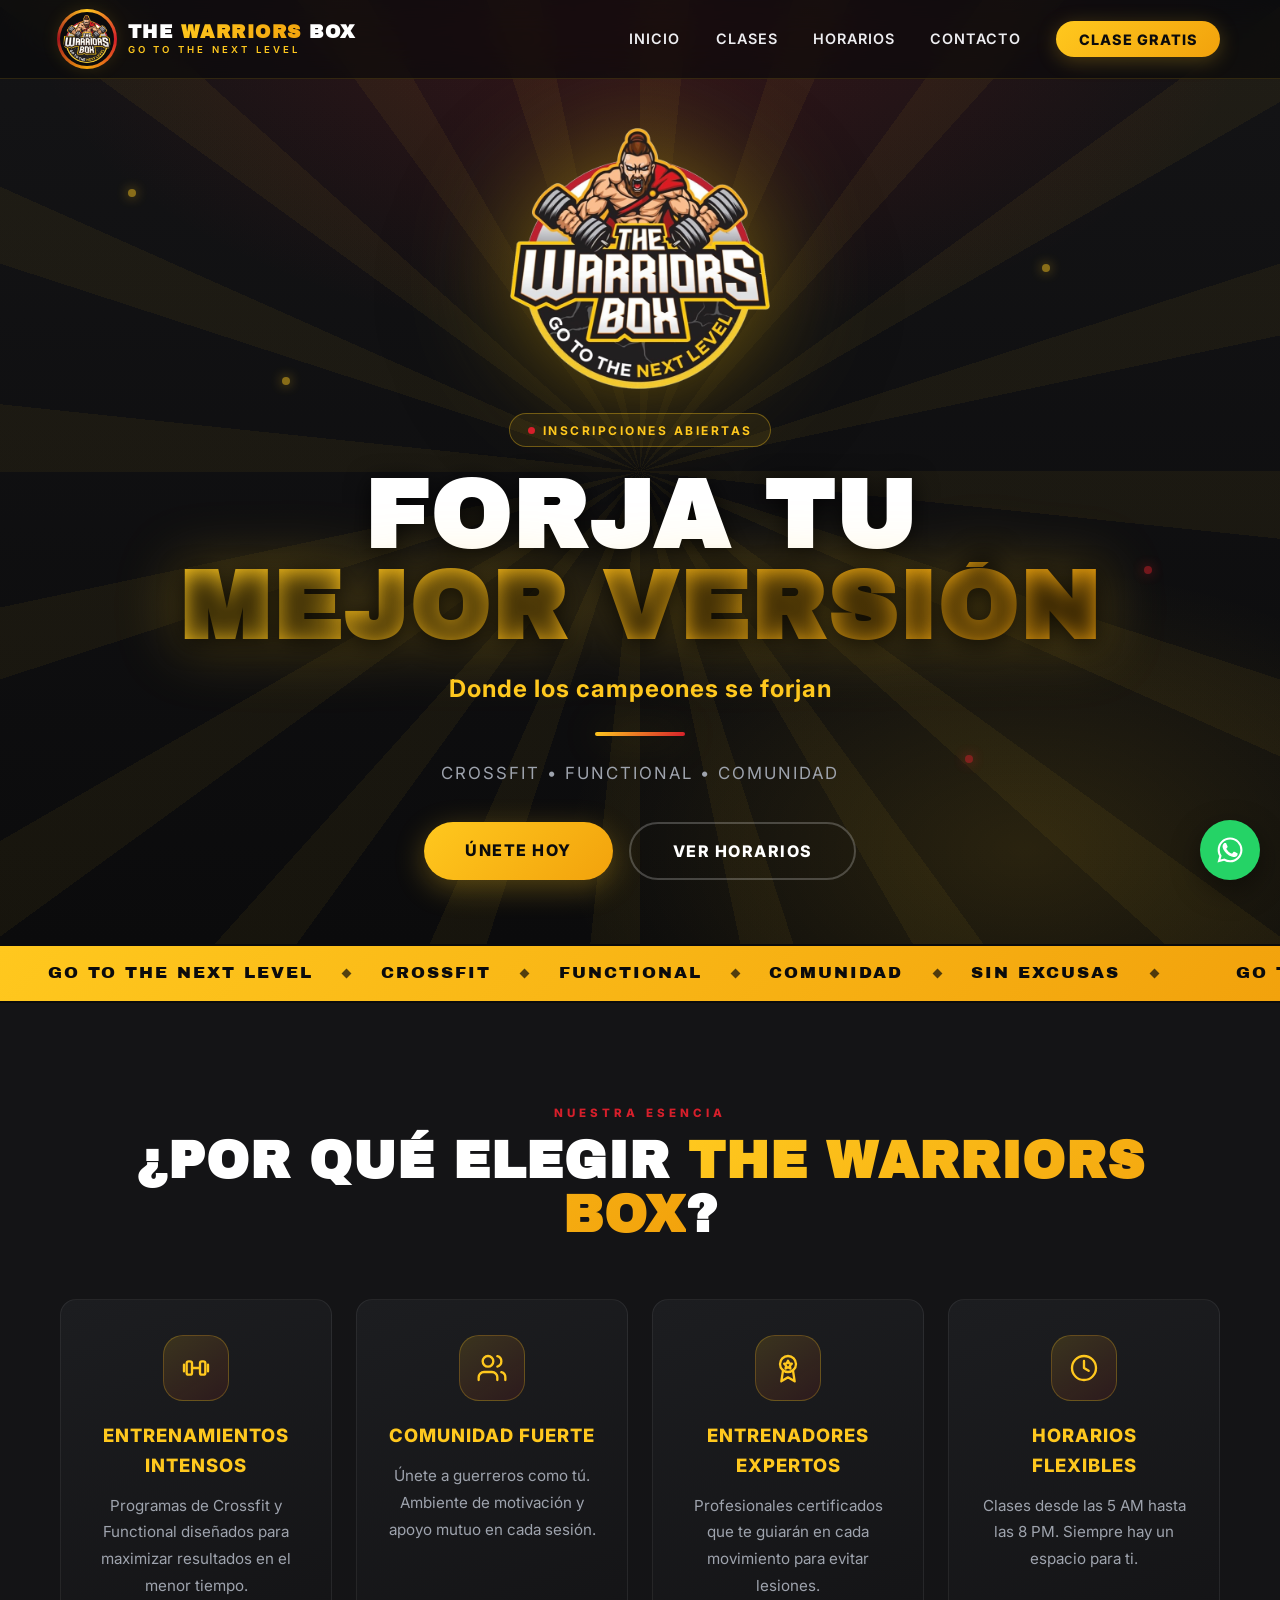
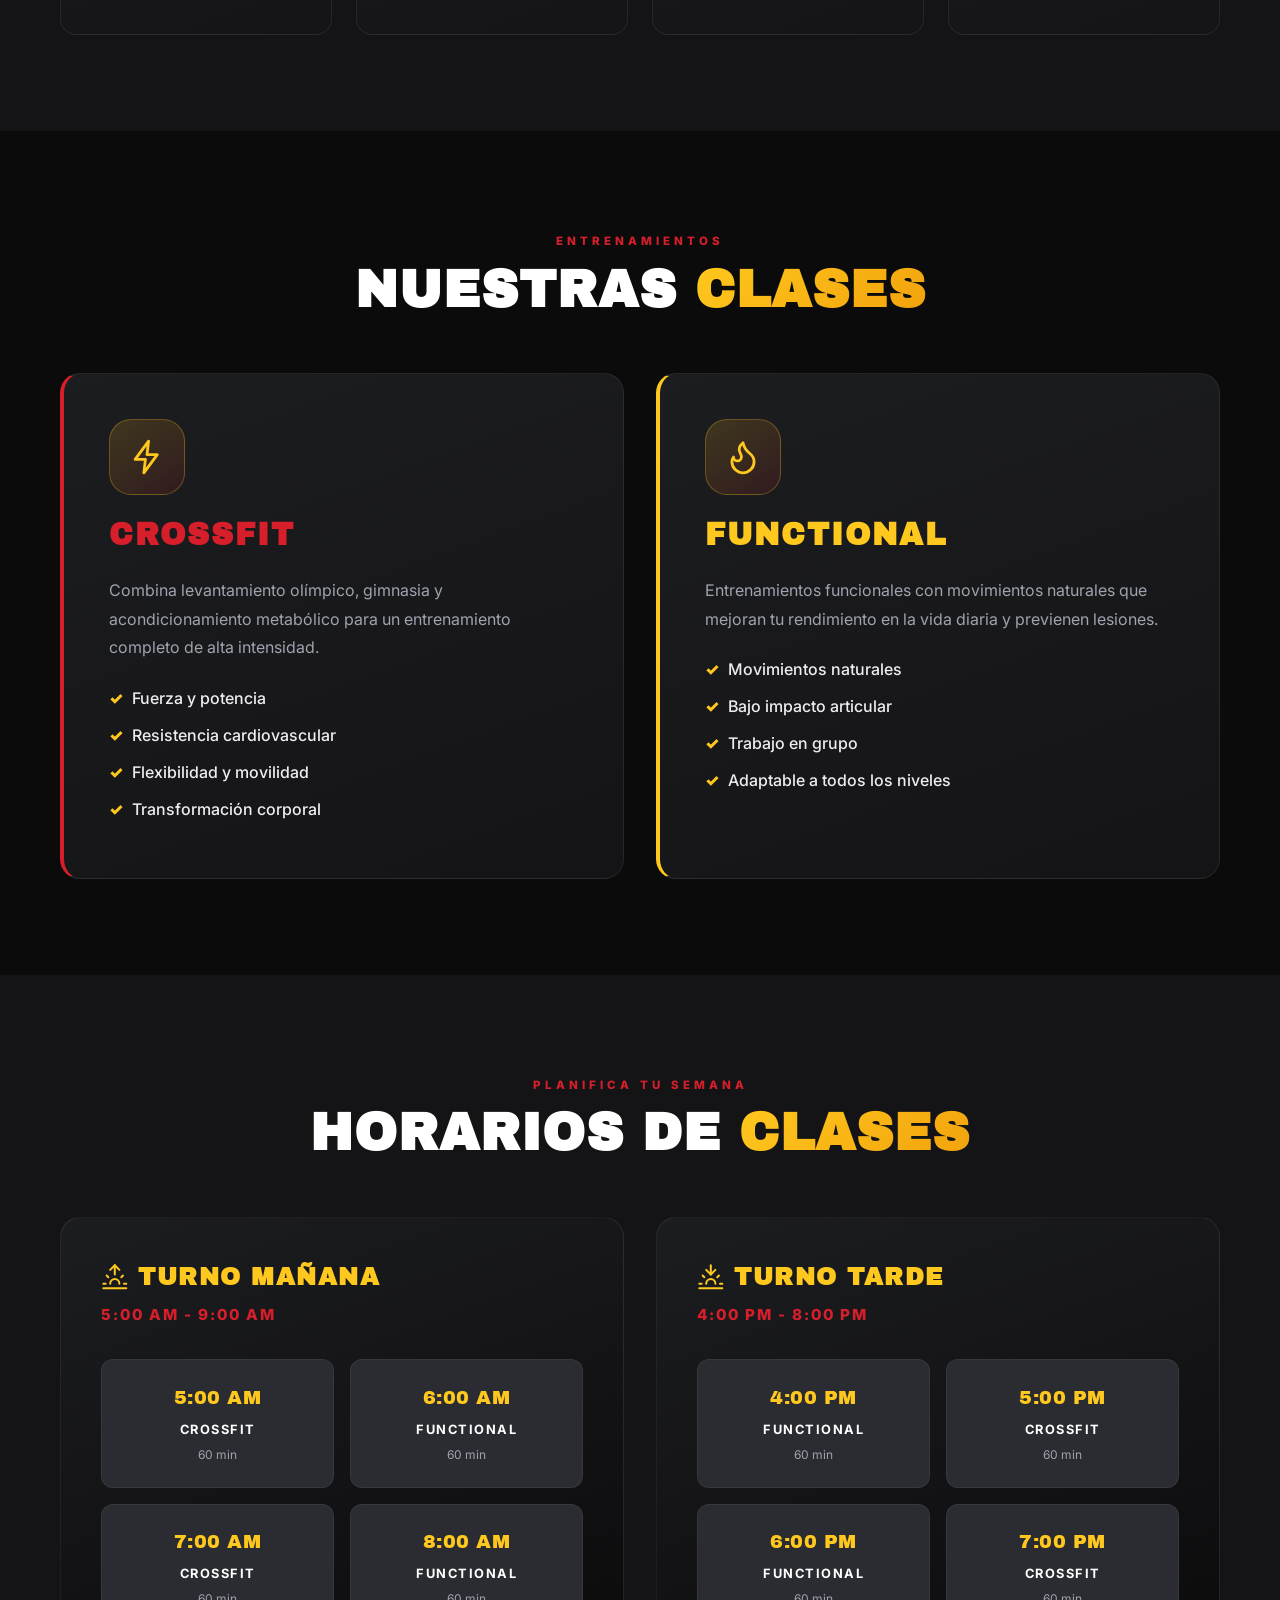
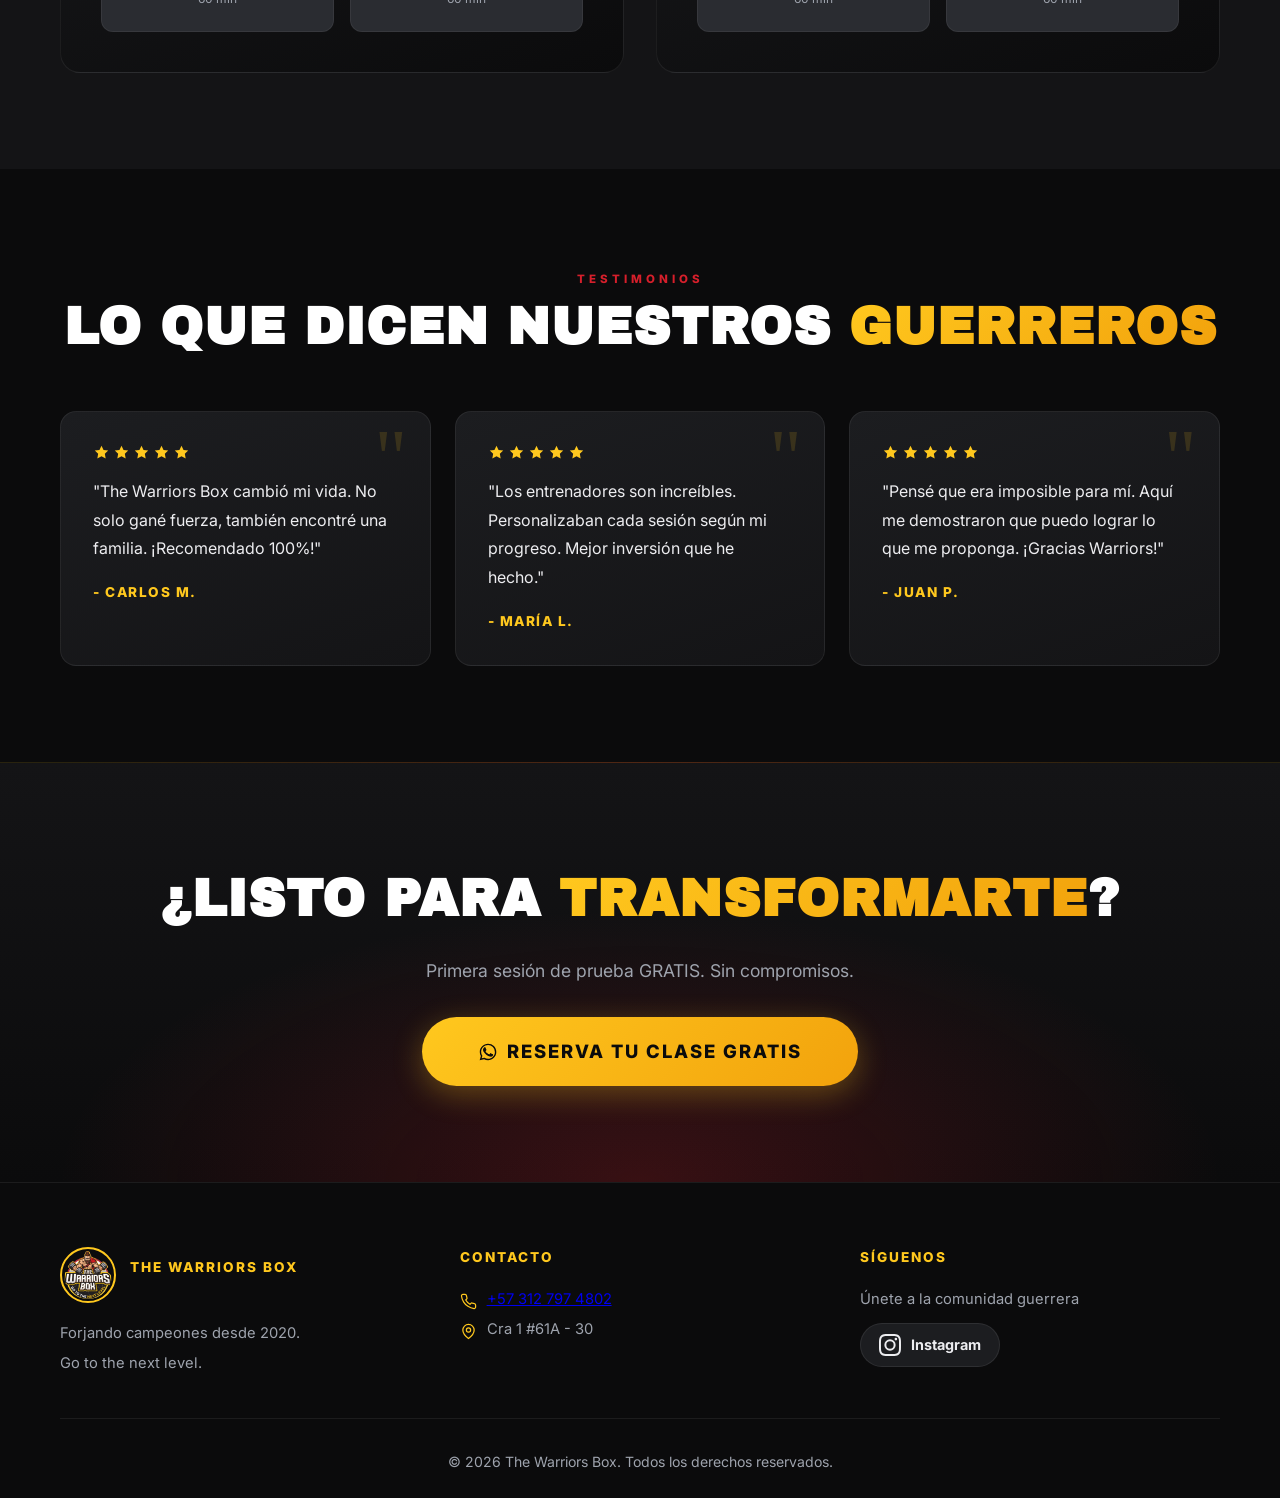
<file: index.html>
﻿<!DOCTYPE html>
<html lang="es">
<head>
    <meta charset="UTF-8">
    <meta name="viewport" content="width=device-width, initial-scale=1.0">
    <title>The Warriors Box - Crossfit & Functional | Go To The Next Level</title>
    <meta name="description" content="The Warriors Box: box de Crossfit y entrenamiento funcional. Entrenadores certificados, horarios de 5 AM a 8 PM y tu primera clase GRATIS.">
    <link rel="icon" href="assets/thewarriorsBox.png">
    <link rel="apple-touch-icon" href="assets/thewarriorsBox.png">

    <!-- Vista previa al compartir en WhatsApp, Instagram, etc.
         PENDIENTE: cuando haya dominio, poner aquí la URL absoluta en
         og:url, og:image y <link rel="canonical">. Sin dominio no se
         añaden para no apuntar a un sitio equivocado. -->
    <meta property="og:type" content="website">
    <meta property="og:site_name" content="The Warriors Box">
    <meta property="og:locale" content="es_CO">
    <meta property="og:title" content="The Warriors Box - Crossfit &amp; Functional">
    <meta property="og:description" content="Box de Crossfit y entrenamiento funcional. Entrenadores certificados, horarios de 5 AM a 8 PM y tu primera clase GRATIS.">
    <meta property="og:image" content="assets/thewarriorsBox.png">
    <meta name="twitter:card" content="summary_large_image">
    <meta name="theme-color" content="#0b0b0c">
    <link rel="preconnect" href="https://fonts.googleapis.com">
    <link rel="preconnect" href="https://fonts.gstatic.com" crossorigin>
    <link href="https://fonts.googleapis.com/css2?family=Archivo+Black&family=Inter:wght@400;500;600;700;800&display=swap" rel="stylesheet">
    <link rel="stylesheet" href="styles.css">
    <!-- responsive.css debe ir DESPUÉS de styles.css: comparten
         especificidad y gana la regla declarada en último lugar -->
    <link rel="stylesheet" href="responsive.css">
</head>
<body>
    <!-- NAVBAR -->
    <nav class="navbar">
        <div class="nav-container">
            <a href="#inicio" class="brand">
                <span class="brand-mark">
                    <img src="assets/thewarriorsBox.png" alt="Logo de The Warriors Box" width="640" height="643">
                </span>
                <span class="brand-text">
                    <span class="brand-title">The <em>Warriors</em> Box</span>
                    <span class="brand-tagline">Go to the next level</span>
                </span>
            </a>
            <ul class="nav-menu" id="nav-menu">
                <li><a href="#inicio" class="nav-link">Inicio</a></li>
                <li><a href="#clases" class="nav-link">Clases</a></li>
                <li><a href="#horarios" class="nav-link">Horarios</a></li>
                <li><a href="#contacto" class="nav-link">Contacto</a></li>
                <li><a href="#reserva" class="nav-link nav-cta">Clase gratis</a></li>
            </ul>
            <button class="hamburger" type="button" aria-label="Abrir menú" aria-expanded="false" aria-controls="nav-menu">
                <span></span>
                <span></span>
                <span></span>
            </button>
        </div>
    </nav>

    <!-- HERO SECTION -->
    <section class="hero" id="inicio">
        <div class="hero-content">
            <img src="assets/thewarriorsBox.png" alt="The Warriors Box" class="hero-logo" width="640" height="643" fetchpriority="high">
            <div class="hero-badge"><span class="dot"></span> Inscripciones abiertas</div>
            <h1 class="hero-title">Forja tu<span class="accent">mejor versión</span></h1>
            <p class="hero-subtitle">Donde los campeones se forjan</p>
            <div class="hero-divider"></div>
            <p class="hero-description">Crossfit • Functional • Comunidad</p>
            <div class="hero-actions">
                <a class="cta-button js-whatsapp"
                   href="https://wa.me/573127974802?text=%C2%A1Hola%21%20Quiero%20unirme%20a%20The%20Warriors%20Box%20y%20reservar%20mi%20clase%20de%20prueba%20gratis."
                   target="_blank" rel="noopener noreferrer">Únete hoy</a>
                <button class="cta-button ghost" type="button" onclick="document.querySelector('#horarios').scrollIntoView({behavior:'smooth'})">Ver horarios</button>
            </div>
        </div>
        <div class="hero-animation">
            <div class="particle particle-1"></div>
            <div class="particle particle-2"></div>
            <div class="particle particle-3"></div>
            <div class="particle particle-4"></div>
            <div class="particle particle-5"></div>
        </div>
    </section>

    <!-- MARQUEE -->
    <div class="marquee" aria-hidden="true">
        <div class="marquee-track">
            <span><i>Go to the next level</i><i>Crossfit</i><i>Functional</i><i>Comunidad</i><i>Sin excusas</i></span>
            <span><i>Go to the next level</i><i>Crossfit</i><i>Functional</i><i>Comunidad</i><i>Sin excusas</i></span>
        </div>
    </div>

    <!-- ABOUT SECTION -->
    <section class="about">
        <div class="container">
            <div class="section-head">
                <span class="section-eyebrow">Nuestra esencia</span>
                <h2 class="section-title">¿Por qué elegir <span class="accent">The Warriors Box</span>?</h2>
            </div>
            <div class="about-grid">
                <div class="about-card">
                    <!-- Los iconos son decorativos: el <h3> ya dice de qué va cada tarjeta -->
                    <div class="about-icon" aria-hidden="true">
                        <svg viewBox="0 0 24 24" fill="none" stroke="currentColor" stroke-width="1.75" stroke-linecap="round" stroke-linejoin="round">
                            <path d="M9 12h6"/>
                            <rect x="5" y="7" width="4" height="10" rx="1.5"/>
                            <rect x="15" y="7" width="4" height="10" rx="1.5"/>
                            <path d="M3 9.5v5M21 9.5v5"/>
                        </svg>
                    </div>
                    <h3>Entrenamientos Intensos</h3>
                    <p>Programas de Crossfit y Functional diseñados para maximizar resultados en el menor tiempo.</p>
                </div>
                <div class="about-card">
                    <div class="about-icon" aria-hidden="true">
                        <svg viewBox="0 0 24 24" fill="none" stroke="currentColor" stroke-width="1.75" stroke-linecap="round" stroke-linejoin="round">
                            <path d="M16 21v-2a4 4 0 0 0-4-4H6a4 4 0 0 0-4 4v2"/>
                            <circle cx="9" cy="7" r="4"/>
                            <path d="M22 21v-2a4 4 0 0 0-3-3.87"/>
                            <path d="M16 3.13a4 4 0 0 1 0 7.75"/>
                        </svg>
                    </div>
                    <h3>Comunidad Fuerte</h3>
                    <p>Únete a guerreros como tú. Ambiente de motivación y apoyo mutuo en cada sesión.</p>
                </div>
                <div class="about-card">
                    <div class="about-icon" aria-hidden="true">
                        <svg viewBox="0 0 24 24" fill="none" stroke="currentColor" stroke-width="1.75" stroke-linecap="round" stroke-linejoin="round">
                            <circle cx="12" cy="9" r="6"/>
                            <path d="M12 6.6l.9 1.9 2 .3-1.5 1.5.4 2.1-1.8-1-1.8 1 .4-2.1L9.1 8.8l2-.3z"/>
                            <path d="M8.2 14.3L7 22l5-3 5 3-1.2-7.7"/>
                        </svg>
                    </div>
                    <h3>Entrenadores Expertos</h3>
                    <p>Profesionales certificados que te guiarán en cada movimiento para evitar lesiones.</p>
                </div>
                <div class="about-card">
                    <div class="about-icon" aria-hidden="true">
                        <svg viewBox="0 0 24 24" fill="none" stroke="currentColor" stroke-width="1.75" stroke-linecap="round" stroke-linejoin="round">
                            <circle cx="12" cy="12" r="9"/>
                            <path d="M12 6.75V12l3.5 2.1"/>
                        </svg>
                    </div>
                    <h3>Horarios Flexibles</h3>
                    <p>Clases desde las 5 AM hasta las 8 PM. Siempre hay un espacio para ti.</p>
                </div>
            </div>
        </div>
    </section>

    <!-- CLASES SECTION -->
    <section class="clases" id="clases">
        <div class="container">
            <div class="section-head">
                <span class="section-eyebrow">Entrenamientos</span>
                <h2 class="section-title">Nuestras <span class="accent">clases</span></h2>
            </div>
            <div class="clases-grid">
                <div class="clase-card crossfit">
                    <div class="clase-icon" aria-hidden="true">
                        <svg viewBox="0 0 24 24" fill="none" stroke="currentColor" stroke-width="1.75" stroke-linecap="round" stroke-linejoin="round">
                            <path d="M13 2L4.5 13.5H11l-1 8.5 8.5-11.5H12z"/>
                        </svg>
                    </div>
                    <h3>CROSSFIT</h3>
                    <p>Combina levantamiento olímpico, gimnasia y acondicionamiento metabólico para un entrenamiento completo de alta intensidad.</p>
                    <ul class="clase-benefits">
                        <li>Fuerza y potencia</li>
                        <li>Resistencia cardiovascular</li>
                        <li>Flexibilidad y movilidad</li>
                        <li>Transformación corporal</li>
                    </ul>
                </div>
                <div class="clase-card functional">
                    <div class="clase-icon" aria-hidden="true">
                        <svg viewBox="0 0 24 24" fill="none" stroke="currentColor" stroke-width="1.75" stroke-linecap="round" stroke-linejoin="round">
                            <path d="M8.5 14.5A2.5 2.5 0 0 0 11 12c0-1.38-.5-2-1-3-1.072-2.143-.224-4.054 2-6 .5 2.5 2 4.9 4 6.5 2 1.6 3 3.5 3 5.5a7 7 0 1 1-14 0c0-1.153.433-2.294 1-3a2.5 2.5 0 0 0 2.5 2.5z"/>
                        </svg>
                    </div>
                    <h3>FUNCTIONAL</h3>
                    <p>Entrenamientos funcionales con movimientos naturales que mejoran tu rendimiento en la vida diaria y previenen lesiones.</p>
                    <ul class="clase-benefits">
                        <li>Movimientos naturales</li>
                        <li>Bajo impacto articular</li>
                        <li>Trabajo en grupo</li>
                        <li>Adaptable a todos los niveles</li>
                    </ul>
                </div>
            </div>
        </div>
    </section>

    <!-- HORARIOS SECTION -->
    <section class="horarios" id="horarios">
        <div class="container">
            <div class="section-head">
                <span class="section-eyebrow">Planifica tu semana</span>
                <h2 class="section-title">Horarios de <span class="accent">clases</span></h2>
            </div>
            <div class="horarios-container">
                <div class="turno-section">
                    <h3 class="turno-title">
                        <svg class="turno-icon" viewBox="0 0 24 24" fill="none" stroke="currentColor" stroke-width="1.75" stroke-linecap="round" stroke-linejoin="round" aria-hidden="true">
                            <path d="M12 2v8"/>
                            <path d="m8 6 4-4 4 4"/>
                            <path d="m4.93 10.93 1.41 1.41"/>
                            <path d="m19.07 10.93-1.41 1.41"/>
                            <path d="M2 18h2"/>
                            <path d="M20 18h2"/>
                            <path d="M16 18a4 4 0 0 0-8 0"/>
                            <path d="M22 22H2"/>
                        </svg>
                        TURNO MAÑANA
                    </h3>
                    <p class="turno-subtitle">5:00 AM - 9:00 AM</p>
                    <div class="horarios-grid">
                        <div class="horario-slot">
                            <div class="horario-time">5:00 AM</div>
                            <div class="horario-clase">CROSSFIT</div>
                            <div class="horario-duracion">60 min</div>
                        </div>
                        <div class="horario-slot">
                            <div class="horario-time">6:00 AM</div>
                            <div class="horario-clase">FUNCTIONAL</div>
                            <div class="horario-duracion">60 min</div>
                        </div>
                        <div class="horario-slot">
                            <div class="horario-time">7:00 AM</div>
                            <div class="horario-clase">CROSSFIT</div>
                            <div class="horario-duracion">60 min</div>
                        </div>
                        <div class="horario-slot">
                            <div class="horario-time">8:00 AM</div>
                            <div class="horario-clase">FUNCTIONAL</div>
                            <div class="horario-duracion">60 min</div>
                        </div>
                    </div>
                </div>

                <div class="turno-section">
                    <h3 class="turno-title">
                        <svg class="turno-icon" viewBox="0 0 24 24" fill="none" stroke="currentColor" stroke-width="1.75" stroke-linecap="round" stroke-linejoin="round" aria-hidden="true">
                            <path d="M12 10V2"/>
                            <path d="m16 6-4 4-4-4"/>
                            <path d="m4.93 10.93 1.41 1.41"/>
                            <path d="m19.07 10.93-1.41 1.41"/>
                            <path d="M2 18h2"/>
                            <path d="M20 18h2"/>
                            <path d="M16 18a4 4 0 0 0-8 0"/>
                            <path d="M22 22H2"/>
                        </svg>
                        TURNO TARDE
                    </h3>
                    <p class="turno-subtitle">4:00 PM - 8:00 PM</p>
                    <div class="horarios-grid">
                        <div class="horario-slot">
                            <div class="horario-time">4:00 PM</div>
                            <div class="horario-clase">FUNCTIONAL</div>
                            <div class="horario-duracion">60 min</div>
                        </div>
                        <div class="horario-slot">
                            <div class="horario-time">5:00 PM</div>
                            <div class="horario-clase">CROSSFIT</div>
                            <div class="horario-duracion">60 min</div>
                        </div>
                        <div class="horario-slot">
                            <div class="horario-time">6:00 PM</div>
                            <div class="horario-clase">FUNCTIONAL</div>
                            <div class="horario-duracion">60 min</div>
                        </div>
                        <div class="horario-slot">
                            <div class="horario-time">7:00 PM</div>
                            <div class="horario-clase">CROSSFIT</div>
                            <div class="horario-duracion">60 min</div>
                        </div>
                    </div>
                </div>
            </div>
        </div>
    </section>

    <!-- TESTIMONIOS SECTION -->
    <section class="testimonios">
        <div class="container">
            <div class="section-head">
                <span class="section-eyebrow">Testimonios</span>
                <h2 class="section-title">Lo que dicen nuestros <span class="accent">guerreros</span></h2>
            </div>
            <div class="testimonios-grid">
                <div class="testimonio-card">
                    <div class="stars" role="img" aria-label="Valoración: 5 de 5 estrellas"><svg viewBox="0 0 24 24" fill="currentColor" aria-hidden="true"><path d="M12 2.5l2.9 5.9 6.6.9-4.8 4.6 1.2 6.5-5.9-3.1-5.9 3.1 1.2-6.5L2.5 9.3l6.6-.9z"/></svg><svg viewBox="0 0 24 24" fill="currentColor" aria-hidden="true"><path d="M12 2.5l2.9 5.9 6.6.9-4.8 4.6 1.2 6.5-5.9-3.1-5.9 3.1 1.2-6.5L2.5 9.3l6.6-.9z"/></svg><svg viewBox="0 0 24 24" fill="currentColor" aria-hidden="true"><path d="M12 2.5l2.9 5.9 6.6.9-4.8 4.6 1.2 6.5-5.9-3.1-5.9 3.1 1.2-6.5L2.5 9.3l6.6-.9z"/></svg><svg viewBox="0 0 24 24" fill="currentColor" aria-hidden="true"><path d="M12 2.5l2.9 5.9 6.6.9-4.8 4.6 1.2 6.5-5.9-3.1-5.9 3.1 1.2-6.5L2.5 9.3l6.6-.9z"/></svg><svg viewBox="0 0 24 24" fill="currentColor" aria-hidden="true"><path d="M12 2.5l2.9 5.9 6.6.9-4.8 4.6 1.2 6.5-5.9-3.1-5.9 3.1 1.2-6.5L2.5 9.3l6.6-.9z"/></svg></div>
                    <p class="testimonio-text">"The Warriors Box cambió mi vida. No solo gané fuerza, también encontré una familia. ¡Recomendado 100%!"</p>
                    <p class="testimonio-autor">- Carlos M.</p>
                </div>
                <div class="testimonio-card">
                    <div class="stars" role="img" aria-label="Valoración: 5 de 5 estrellas"><svg viewBox="0 0 24 24" fill="currentColor" aria-hidden="true"><path d="M12 2.5l2.9 5.9 6.6.9-4.8 4.6 1.2 6.5-5.9-3.1-5.9 3.1 1.2-6.5L2.5 9.3l6.6-.9z"/></svg><svg viewBox="0 0 24 24" fill="currentColor" aria-hidden="true"><path d="M12 2.5l2.9 5.9 6.6.9-4.8 4.6 1.2 6.5-5.9-3.1-5.9 3.1 1.2-6.5L2.5 9.3l6.6-.9z"/></svg><svg viewBox="0 0 24 24" fill="currentColor" aria-hidden="true"><path d="M12 2.5l2.9 5.9 6.6.9-4.8 4.6 1.2 6.5-5.9-3.1-5.9 3.1 1.2-6.5L2.5 9.3l6.6-.9z"/></svg><svg viewBox="0 0 24 24" fill="currentColor" aria-hidden="true"><path d="M12 2.5l2.9 5.9 6.6.9-4.8 4.6 1.2 6.5-5.9-3.1-5.9 3.1 1.2-6.5L2.5 9.3l6.6-.9z"/></svg><svg viewBox="0 0 24 24" fill="currentColor" aria-hidden="true"><path d="M12 2.5l2.9 5.9 6.6.9-4.8 4.6 1.2 6.5-5.9-3.1-5.9 3.1 1.2-6.5L2.5 9.3l6.6-.9z"/></svg></div>
                    <p class="testimonio-text">"Los entrenadores son increíbles. Personalizaban cada sesión según mi progreso. Mejor inversión que he hecho."</p>
                    <p class="testimonio-autor">- María L.</p>
                </div>
                <div class="testimonio-card">
                    <div class="stars" role="img" aria-label="Valoración: 5 de 5 estrellas"><svg viewBox="0 0 24 24" fill="currentColor" aria-hidden="true"><path d="M12 2.5l2.9 5.9 6.6.9-4.8 4.6 1.2 6.5-5.9-3.1-5.9 3.1 1.2-6.5L2.5 9.3l6.6-.9z"/></svg><svg viewBox="0 0 24 24" fill="currentColor" aria-hidden="true"><path d="M12 2.5l2.9 5.9 6.6.9-4.8 4.6 1.2 6.5-5.9-3.1-5.9 3.1 1.2-6.5L2.5 9.3l6.6-.9z"/></svg><svg viewBox="0 0 24 24" fill="currentColor" aria-hidden="true"><path d="M12 2.5l2.9 5.9 6.6.9-4.8 4.6 1.2 6.5-5.9-3.1-5.9 3.1 1.2-6.5L2.5 9.3l6.6-.9z"/></svg><svg viewBox="0 0 24 24" fill="currentColor" aria-hidden="true"><path d="M12 2.5l2.9 5.9 6.6.9-4.8 4.6 1.2 6.5-5.9-3.1-5.9 3.1 1.2-6.5L2.5 9.3l6.6-.9z"/></svg><svg viewBox="0 0 24 24" fill="currentColor" aria-hidden="true"><path d="M12 2.5l2.9 5.9 6.6.9-4.8 4.6 1.2 6.5-5.9-3.1-5.9 3.1 1.2-6.5L2.5 9.3l6.6-.9z"/></svg></div>
                    <p class="testimonio-text">"Pensé que era imposible para mí. Aquí me demostraron que puedo lograr lo que me proponga. ¡Gracias Warriors!"</p>
                    <p class="testimonio-autor">- Juan P.</p>
                </div>
            </div>
        </div>
    </section>

    <!-- CTA SECTION -->
    <section class="cta-section" id="reserva">
        <div class="container">
            <h2>¿Listo para <span class="accent">transformarte</span>?</h2>
            <p>Primera sesión de prueba GRATIS. Sin compromisos.</p>
            <a class="cta-button-large js-whatsapp"
               href="https://wa.me/573127974802?text=%C2%A1Hola%21%20Quiero%20reservar%20mi%20clase%20de%20prueba%20gratis%20en%20The%20Warriors%20Box."
               target="_blank" rel="noopener noreferrer">
                <svg viewBox="0 0 24 24" width="20" height="20" fill="currentColor" aria-hidden="true" focusable="false">
                    <path d="M17.47 14.38c-.3-.15-1.75-.86-2.02-.96-.27-.1-.47-.15-.67.15-.2.3-.77.96-.94 1.16-.17.2-.35.22-.64.07-.3-.15-1.25-.46-2.38-1.47-.88-.78-1.47-1.75-1.65-2.05-.17-.3-.02-.46.13-.6.13-.14.3-.35.45-.53.15-.17.2-.3.3-.5.1-.2.05-.37-.02-.52-.08-.15-.67-1.6-.92-2.2-.24-.58-.49-.5-.67-.51h-.57c-.2 0-.52.07-.79.37-.27.3-1.04 1.01-1.04 2.47s1.06 2.86 1.21 3.06c.15.2 2.1 3.2 5.08 4.49.71.3 1.26.49 1.69.63.71.22 1.36.19 1.87.12.57-.09 1.75-.72 2-1.41.25-.69.25-1.28.17-1.41-.07-.13-.27-.2-.57-.35z"/>
                    <path d="M12.04 2C6.58 2 2.13 6.45 2.13 11.91c0 1.75.46 3.45 1.32 4.95L2 22l5.25-1.38a9.87 9.87 0 0 0 4.79 1.22h.01c5.46 0 9.91-4.45 9.91-9.91 0-2.65-1.03-5.14-2.9-7.01A9.82 9.82 0 0 0 12.04 2zm0 18.13h-.01a8.2 8.2 0 0 1-4.18-1.15l-.3-.18-3.11.82.83-3.04-.2-.31a8.19 8.19 0 0 1-1.26-4.36c0-4.54 3.7-8.24 8.24-8.24 2.2 0 4.27.86 5.82 2.42a8.18 8.18 0 0 1 2.41 5.83c0 4.54-3.69 8.24-8.24 8.24z"/>
                </svg>
                Reserva tu clase gratis
            </a>
        </div>
    </section>

    <!-- FOOTER -->
    <footer class="footer" id="contacto">
        <div class="container">
            <div class="footer-content">
                <div class="footer-section">
                    <div class="footer-brand">
                        <img src="assets/thewarriorsBox.png" alt="The Warriors Box" width="640" height="643" loading="lazy">
                        <h4>The Warriors Box</h4>
                    </div>
                    <p>Forjando campeones desde 2020.<br>Go to the next level.</p>
                </div>
                <div class="footer-section">
                    <h4>Contacto</h4>
                    <p class="footer-dato">
                        <svg viewBox="0 0 24 24" fill="none" stroke="currentColor" stroke-width="1.75" stroke-linecap="round" stroke-linejoin="round" aria-hidden="true">
                            <path d="M22 16.9v3a2 2 0 0 1-2.2 2 19.8 19.8 0 0 1-8.6-3.1 19.5 19.5 0 0 1-6-6A19.8 19.8 0 0 1 2.1 4.2 2 2 0 0 1 4.1 2h3a2 2 0 0 1 2 1.7c.1 1 .4 1.9.7 2.8a2 2 0 0 1-.5 2.1L8.1 9.9a16 16 0 0 0 6 6l1.3-1.3a2 2 0 0 1 2.1-.4c.9.3 1.8.6 2.8.7a2 2 0 0 1 1.7 2z"/>
                        </svg>
                        <a href="tel:+573127974802" class="footer-link">+57 312 797 4802</a>
                    </p>
                    <p class="footer-dato">
                        <svg viewBox="0 0 24 24" fill="none" stroke="currentColor" stroke-width="1.75" stroke-linecap="round" stroke-linejoin="round" aria-hidden="true">
                            <path d="M20 10c0 6-8 12-8 12s-8-6-8-12a8 8 0 0 1 16 0z"/>
                            <circle cx="12" cy="10" r="3"/>
                        </svg>
                        Cra 1 #61A - 30
                    </p>
                </div>
                <div class="footer-section">
                    <h4>Síguenos</h4>
                    <p>Únete a la comunidad guerrera</p>
                    <div class="footer-socials">
                        <a href="https://www.instagram.com/thewarriorsboxx"
                           class="social-btn"
                           target="_blank"
                           rel="noopener noreferrer"
                           aria-label="Síguenos en Instagram (se abre en una pestaña nueva)">
                            <svg viewBox="0 0 24 24" width="22" height="22" fill="currentColor" aria-hidden="true" focusable="false">
                                <path d="M12 2.16c3.2 0 3.58.01 4.85.07 1.17.05 1.8.25 2.23.41.56.22.96.48 1.38.9.42.42.68.82.9 1.38.16.42.36 1.06.41 2.23.06 1.27.07 1.65.07 4.85s-.01 3.58-.07 4.85c-.05 1.17-.25 1.8-.41 2.23-.22.56-.48.96-.9 1.38-.42.42-.82.68-1.38.9-.42.16-1.06.36-2.23.41-1.27.06-1.65.07-4.85.07s-3.58-.01-4.85-.07c-1.17-.05-1.8-.25-2.23-.41-.56-.22-.96-.48-1.38-.9-.42-.42-.68-.82-.9-1.38-.16-.42-.36-1.06-.41-2.23-.06-1.27-.07-1.65-.07-4.85s.01-3.58.07-4.85c.05-1.17.25-1.8.41-2.23.22-.56.48-.96.9-1.38.42-.42.82-.68 1.38-.9.42-.16 1.06-.36 2.23-.41 1.27-.06 1.65-.07 4.85-.07M12 0C8.74 0 8.33.01 7.05.07 5.78.13 4.9.33 4.14.63a5.9 5.9 0 0 0-2.13 1.38A5.9 5.9 0 0 0 .63 4.14c-.3.76-.5 1.64-.56 2.91C.01 8.33 0 8.74 0 12s.01 3.67.07 4.95c.06 1.27.26 2.15.56 2.91a5.9 5.9 0 0 0 1.38 2.13 5.9 5.9 0 0 0 2.13 1.38c.76.3 1.64.5 2.91.56C8.33 23.99 8.74 24 12 24s3.67-.01 4.95-.07c1.27-.06 2.15-.26 2.91-.56a5.9 5.9 0 0 0 2.13-1.38 5.9 5.9 0 0 0 1.38-2.13c.3-.76.5-1.64.56-2.91.06-1.28.07-1.69.07-4.95s-.01-3.67-.07-4.95c-.06-1.27-.26-2.15-.56-2.91a5.9 5.9 0 0 0-1.38-2.13A5.9 5.9 0 0 0 19.86.63c-.76-.3-1.64-.5-2.91-.56C15.67.01 15.26 0 12 0z"/>
                                <path d="M12 5.84A6.16 6.16 0 1 0 18.16 12 6.16 6.16 0 0 0 12 5.84zM12 16a4 4 0 1 1 4-4 4 4 0 0 1-4 4z"/>
                                <circle cx="18.41" cy="5.59" r="1.44"/>
                            </svg>
                            <span>Instagram</span>
                        </a>
                    </div>
                </div>
            </div>
            <div class="footer-bottom">
                <p>&copy; <span id="year">2026</span> The Warriors Box. Todos los derechos reservados.</p>
            </div>
        </div>
    </footer>

    <!-- BOTÓN FLOTANTE DE WHATSAPP -->
    <a class="whatsapp-fab js-whatsapp"
       href="https://wa.me/573127974802?text=%C2%A1Hola%21%20Quiero%20informaci%C3%B3n%20sobre%20The%20Warriors%20Box."
       target="_blank"
       rel="noopener noreferrer"
       aria-label="Escríbenos por WhatsApp (se abre en una pestaña nueva)">
        <svg viewBox="0 0 24 24" width="30" height="30" fill="currentColor" aria-hidden="true" focusable="false">
            <path d="M17.47 14.38c-.3-.15-1.75-.86-2.02-.96-.27-.1-.47-.15-.67.15-.2.3-.77.96-.94 1.16-.17.2-.35.22-.64.07-.3-.15-1.25-.46-2.38-1.47-.88-.78-1.47-1.75-1.65-2.05-.17-.3-.02-.46.13-.6.13-.14.3-.35.45-.53.15-.17.2-.3.3-.5.1-.2.05-.37-.02-.52-.08-.15-.67-1.6-.92-2.2-.24-.58-.49-.5-.67-.51h-.57c-.2 0-.52.07-.79.37-.27.3-1.04 1.01-1.04 2.47s1.06 2.86 1.21 3.06c.15.2 2.1 3.2 5.08 4.49.71.3 1.26.49 1.69.63.71.22 1.36.19 1.87.12.57-.09 1.75-.72 2-1.41.25-.69.25-1.28.17-1.41-.07-.13-.27-.2-.57-.35z"/>
            <path d="M12.04 2C6.58 2 2.13 6.45 2.13 11.91c0 1.75.46 3.45 1.32 4.95L2 22l5.25-1.38a9.87 9.87 0 0 0 4.79 1.22h.01c5.46 0 9.91-4.45 9.91-9.91 0-2.65-1.03-5.14-2.9-7.01A9.82 9.82 0 0 0 12.04 2zm0 18.13h-.01a8.2 8.2 0 0 1-4.18-1.15l-.3-.18-3.11.82.83-3.04-.2-.31a8.19 8.19 0 0 1-1.26-4.36c0-4.54 3.7-8.24 8.24-8.24 2.2 0 4.27.86 5.82 2.42a8.18 8.18 0 0 1 2.41 5.83c0 4.54-3.69 8.24-8.24 8.24z"/>
        </svg>
    </a>

    <script src="script.js"></script>
</body>
</html>
</file>
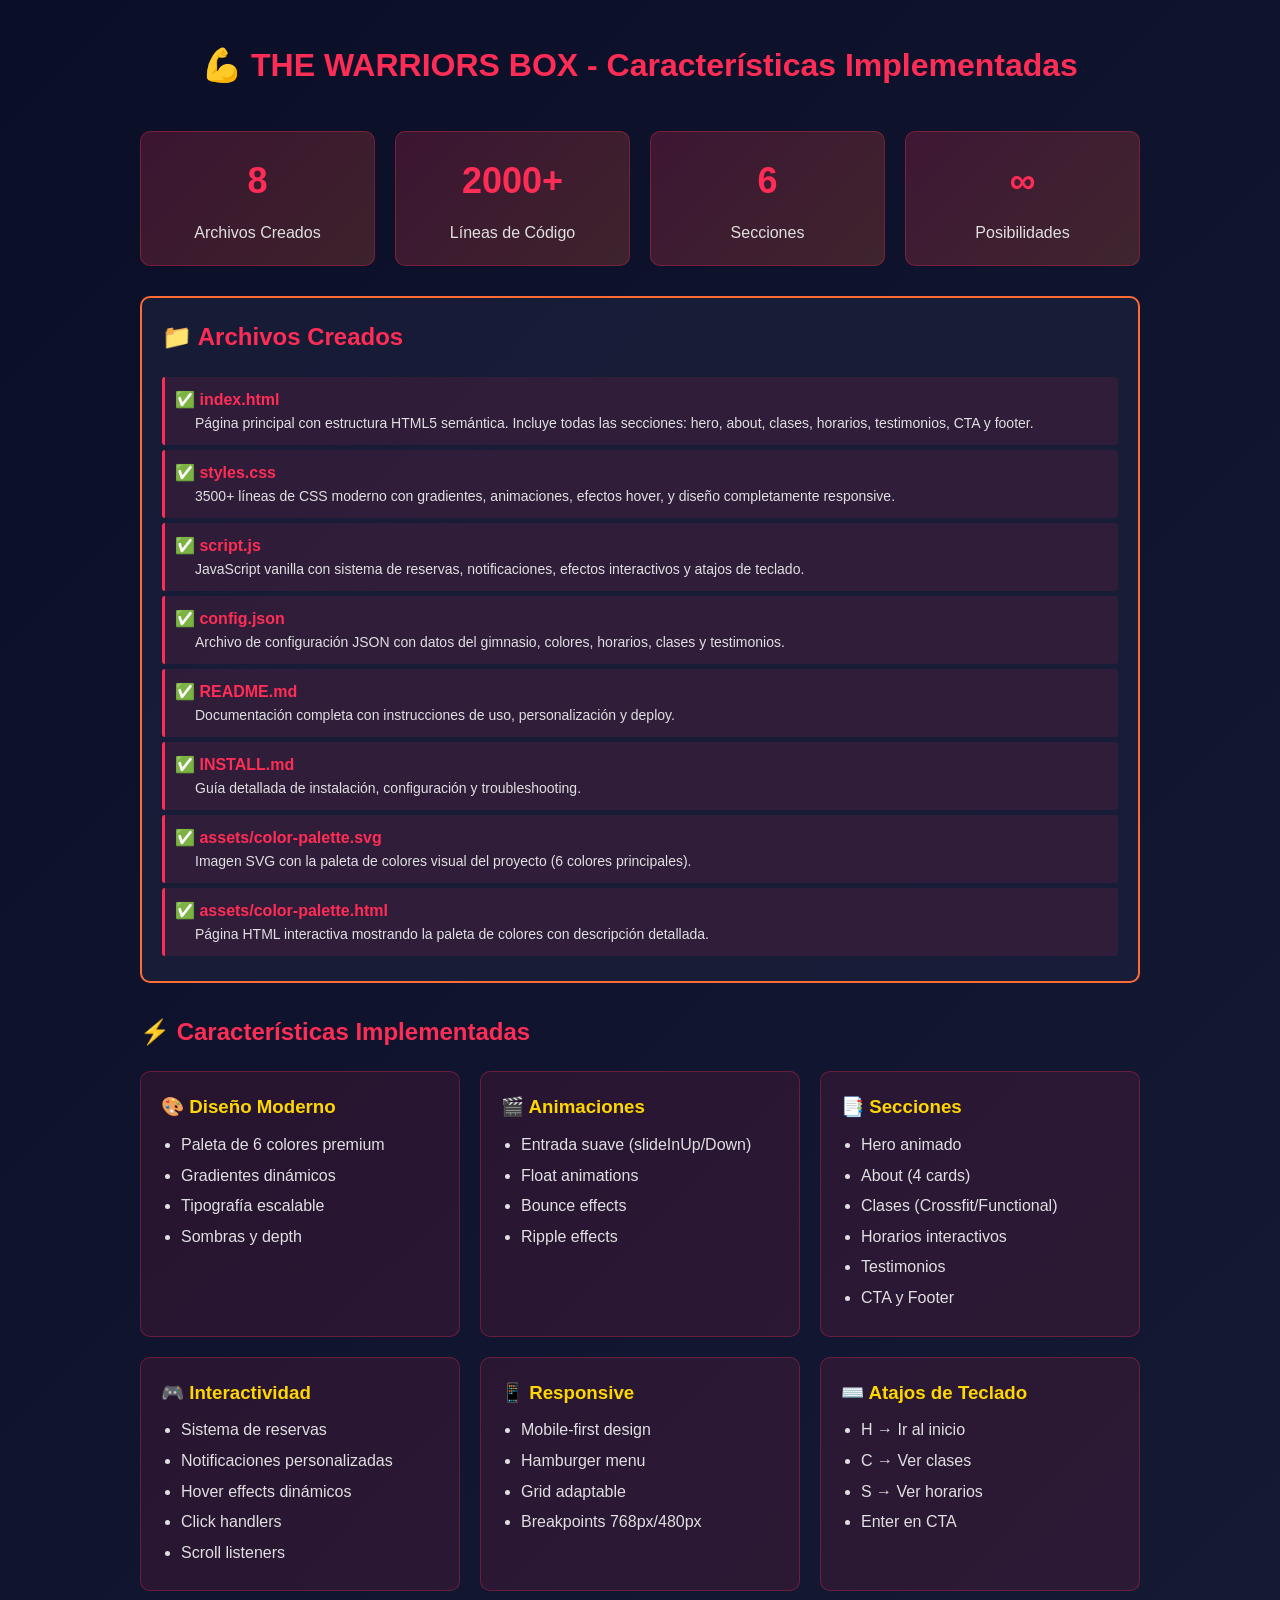
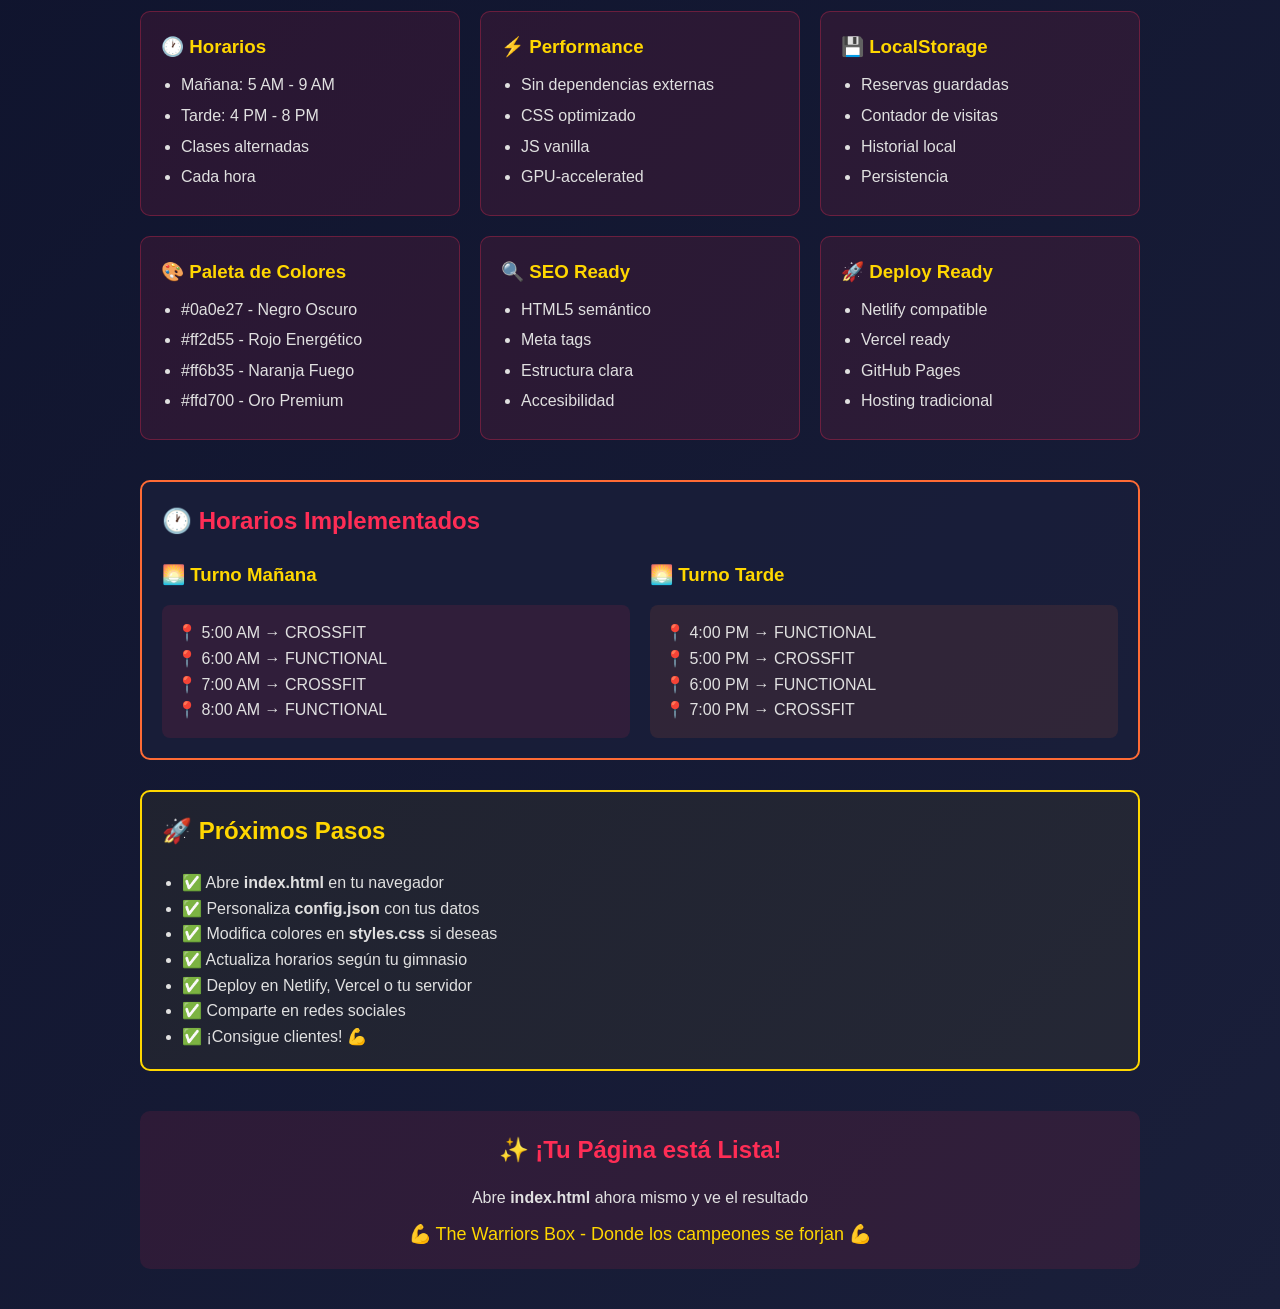
<file: FEATURES.html>
<!-- 
    THE WARRIORS BOX - PREVIEW DE CARACTERÍSTICAS
    Este archivo documenta todas las características implementadas
-->

<!DOCTYPE html>
<html lang="es">
<head>
    <meta charset="UTF-8">
    <meta name="viewport" content="width=device-width, initial-scale=1.0">
    <title>The Warriors Box - Características</title>
    <style>
        * { margin: 0; padding: 0; box-sizing: border-box; }
        body {
            font-family: 'Segoe UI', sans-serif;
            background: linear-gradient(135deg, #0a0e27, #1a1f3a);
            color: #e0e0e0;
            line-height: 1.6;
            padding: 40px 20px;
        }
        .container { max-width: 1000px; margin: 0 auto; }
        h1 { color: #ff2d55; text-align: center; margin-bottom: 40px; }
        .features-grid {
            display: grid;
            grid-template-columns: repeat(auto-fit, minmax(280px, 1fr));
            gap: 20px;
            margin-bottom: 40px;
        }
        .feature-card {
            background: rgba(255, 45, 85, 0.1);
            border: 1px solid rgba(255, 45, 85, 0.3);
            padding: 20px;
            border-radius: 10px;
            transition: all 0.3s ease;
        }
        .feature-card:hover {
            transform: translateY(-5px);
            box-shadow: 0 10px 30px rgba(255, 45, 85, 0.2);
        }
        .feature-card h3 {
            color: #ffd700;
            margin-bottom: 10px;
        }
        .feature-card p { color: #e0e0e0; font-size: 14px; }
        .feature-card ul { margin-left: 20px; margin-top: 10px; }
        .feature-card li { margin: 5px 0; }
        .files-section {
            background: rgba(26, 31, 58, 0.8);
            border: 2px solid #ff6b35;
            padding: 20px;
            border-radius: 10px;
            margin-bottom: 30px;
        }
        .file-item {
            padding: 10px;
            margin: 5px 0;
            background: rgba(255, 45, 85, 0.1);
            border-left: 3px solid #ff2d55;
            border-radius: 3px;
        }
        .file-name { font-weight: bold; color: #ff2d55; }
        .file-desc { color: #e0e0e0; margin-left: 20px; font-size: 14px; }
        .stats {
            display: grid;
            grid-template-columns: repeat(auto-fit, minmax(200px, 1fr));
            gap: 20px;
            margin-bottom: 30px;
        }
        .stat-box {
            background: linear-gradient(135deg, rgba(255, 45, 85, 0.2), rgba(255, 107, 53, 0.2));
            padding: 20px;
            border-radius: 10px;
            text-align: center;
            border: 1px solid rgba(255, 45, 85, 0.3);
        }
        .stat-number { font-size: 36px; font-weight: bold; color: #ff2d55; }
        .stat-label { color: #e0e0e0; margin-top: 10px; }
    </style>
</head>
<body>
    <div class="container">
        <h1>💪 THE WARRIORS BOX - Características Implementadas</h1>

        <!-- ESTADÍSTICAS -->
        <div class="stats">
            <div class="stat-box">
                <div class="stat-number">8</div>
                <div class="stat-label">Archivos Creados</div>
            </div>
            <div class="stat-box">
                <div class="stat-number">2000+</div>
                <div class="stat-label">Líneas de Código</div>
            </div>
            <div class="stat-box">
                <div class="stat-number">6</div>
                <div class="stat-label">Secciones</div>
            </div>
            <div class="stat-box">
                <div class="stat-number">∞</div>
                <div class="stat-label">Posibilidades</div>
            </div>
        </div>

        <!-- ARCHIVOS CREADOS -->
        <div class="files-section">
            <h2 style="color: #ff2d55; margin-bottom: 20px;">📁 Archivos Creados</h2>
            
            <div class="file-item">
                <div class="file-name">✅ index.html</div>
                <div class="file-desc">Página principal con estructura HTML5 semántica. Incluye todas las secciones: hero, about, clases, horarios, testimonios, CTA y footer.</div>
            </div>

            <div class="file-item">
                <div class="file-name">✅ styles.css</div>
                <div class="file-desc">3500+ líneas de CSS moderno con gradientes, animaciones, efectos hover, y diseño completamente responsive.</div>
            </div>

            <div class="file-item">
                <div class="file-name">✅ script.js</div>
                <div class="file-desc">JavaScript vanilla con sistema de reservas, notificaciones, efectos interactivos y atajos de teclado.</div>
            </div>

            <div class="file-item">
                <div class="file-name">✅ config.json</div>
                <div class="file-desc">Archivo de configuración JSON con datos del gimnasio, colores, horarios, clases y testimonios.</div>
            </div>

            <div class="file-item">
                <div class="file-name">✅ README.md</div>
                <div class="file-desc">Documentación completa con instrucciones de uso, personalización y deploy.</div>
            </div>

            <div class="file-item">
                <div class="file-name">✅ INSTALL.md</div>
                <div class="file-desc">Guía detallada de instalación, configuración y troubleshooting.</div>
            </div>

            <div class="file-item">
                <div class="file-name">✅ assets/color-palette.svg</div>
                <div class="file-desc">Imagen SVG con la paleta de colores visual del proyecto (6 colores principales).</div>
            </div>

            <div class="file-item">
                <div class="file-name">✅ assets/color-palette.html</div>
                <div class="file-desc">Página HTML interactiva mostrando la paleta de colores con descripción detallada.</div>
            </div>
        </div>

        <!-- CARACTERÍSTICAS PRINCIPALES -->
        <h2 style="color: #ff2d55; margin-bottom: 20px;">⚡ Características Implementadas</h2>
        
        <div class="features-grid">
            <!-- DISEÑO -->
            <div class="feature-card">
                <h3>🎨 Diseño Moderno</h3>
                <ul>
                    <li>Paleta de 6 colores premium</li>
                    <li>Gradientes dinámicos</li>
                    <li>Tipografía escalable</li>
                    <li>Sombras y depth</li>
                </ul>
            </div>

            <!-- ANIMACIONES -->
            <div class="feature-card">
                <h3>🎬 Animaciones</h3>
                <ul>
                    <li>Entrada suave (slideInUp/Down)</li>
                    <li>Float animations</li>
                    <li>Bounce effects</li>
                    <li>Ripple effects</li>
                </ul>
            </div>

            <!-- SECCIONES -->
            <div class="feature-card">
                <h3>📑 Secciones</h3>
                <ul>
                    <li>Hero animado</li>
                    <li>About (4 cards)</li>
                    <li>Clases (Crossfit/Functional)</li>
                    <li>Horarios interactivos</li>
                    <li>Testimonios</li>
                    <li>CTA y Footer</li>
                </ul>
            </div>

            <!-- INTERACTIVIDAD -->
            <div class="feature-card">
                <h3>🎮 Interactividad</h3>
                <ul>
                    <li>Sistema de reservas</li>
                    <li>Notificaciones personalizadas</li>
                    <li>Hover effects dinámicos</li>
                    <li>Click handlers</li>
                    <li>Scroll listeners</li>
                </ul>
            </div>

            <!-- RESPONSIVE -->
            <div class="feature-card">
                <h3>📱 Responsive</h3>
                <ul>
                    <li>Mobile-first design</li>
                    <li>Hamburger menu</li>
                    <li>Grid adaptable</li>
                    <li>Breakpoints 768px/480px</li>
                </ul>
            </div>

            <!-- ATAJOS -->
            <div class="feature-card">
                <h3>⌨️ Atajos de Teclado</h3>
                <ul>
                    <li>H → Ir al inicio</li>
                    <li>C → Ver clases</li>
                    <li>S → Ver horarios</li>
                    <li>Enter en CTA</li>
                </ul>
            </div>

            <!-- HORARIOS -->
            <div class="feature-card">
                <h3>🕐 Horarios</h3>
                <ul>
                    <li>Mañana: 5 AM - 9 AM</li>
                    <li>Tarde: 4 PM - 8 PM</li>
                    <li>Clases alternadas</li>
                    <li>Cada hora</li>
                </ul>
            </div>

            <!-- PERFORMANCE -->
            <div class="feature-card">
                <h3>⚡ Performance</h3>
                <ul>
                    <li>Sin dependencias externas</li>
                    <li>CSS optimizado</li>
                    <li>JS vanilla</li>
                    <li>GPU-accelerated</li>
                </ul>
            </div>

            <!-- ALMACENAMIENTO -->
            <div class="feature-card">
                <h3>💾 LocalStorage</h3>
                <ul>
                    <li>Reservas guardadas</li>
                    <li>Contador de visitas</li>
                    <li>Historial local</li>
                    <li>Persistencia</li>
                </ul>
            </div>

            <!-- COLORES -->
            <div class="feature-card">
                <h3>🎨 Paleta de Colores</h3>
                <ul>
                    <li>#0a0e27 - Negro Oscuro</li>
                    <li>#ff2d55 - Rojo Energético</li>
                    <li>#ff6b35 - Naranja Fuego</li>
                    <li>#ffd700 - Oro Premium</li>
                </ul>
            </div>

            <!-- SEO -->
            <div class="feature-card">
                <h3>🔍 SEO Ready</h3>
                <ul>
                    <li>HTML5 semántico</li>
                    <li>Meta tags</li>
                    <li>Estructura clara</li>
                    <li>Accesibilidad</li>
                </ul>
            </div>

            <!-- DEPLOY -->
            <div class="feature-card">
                <h3>🚀 Deploy Ready</h3>
                <ul>
                    <li>Netlify compatible</li>
                    <li>Vercel ready</li>
                    <li>GitHub Pages</li>
                    <li>Hosting tradicional</li>
                </ul>
            </div>
        </div>

        <!-- HORARIOS -->
        <div class="files-section" style="border-color: #ff6b35;">
            <h2 style="color: #ff2d55; margin-bottom: 20px;">🕐 Horarios Implementados</h2>
            
            <div style="display: grid; grid-template-columns: 1fr 1fr; gap: 20px;">
                <div>
                    <h3 style="color: #ffd700; margin-bottom: 15px;">🌅 Turno Mañana</h3>
                    <div style="background: rgba(255, 45, 85, 0.1); padding: 15px; border-radius: 8px;">
                        <p>📍 5:00 AM → CROSSFIT</p>
                        <p>📍 6:00 AM → FUNCTIONAL</p>
                        <p>📍 7:00 AM → CROSSFIT</p>
                        <p>📍 8:00 AM → FUNCTIONAL</p>
                    </div>
                </div>
                <div>
                    <h3 style="color: #ffd700; margin-bottom: 15px;">🌅 Turno Tarde</h3>
                    <div style="background: rgba(255, 107, 53, 0.1); padding: 15px; border-radius: 8px;">
                        <p>📍 4:00 PM → FUNCTIONAL</p>
                        <p>📍 5:00 PM → CROSSFIT</p>
                        <p>📍 6:00 PM → FUNCTIONAL</p>
                        <p>📍 7:00 PM → CROSSFIT</p>
                    </div>
                </div>
            </div>
        </div>

        <!-- PRÓXIMOS PASOS -->
        <div class="files-section" style="border-color: #ffd700; background: rgba(255, 215, 0, 0.05);">
            <h2 style="color: #ffd700; margin-bottom: 20px;">🚀 Próximos Pasos</h2>
            <ul style="margin-left: 20px;">
                <li>✅ Abre <strong>index.html</strong> en tu navegador</li>
                <li>✅ Personaliza <strong>config.json</strong> con tus datos</li>
                <li>✅ Modifica colores en <strong>styles.css</strong> si deseas</li>
                <li>✅ Actualiza horarios según tu gimnasio</li>
                <li>✅ Deploy en Netlify, Vercel o tu servidor</li>
                <li>✅ Comparte en redes sociales</li>
                <li>✅ ¡Consigue clientes! 💪</li>
            </ul>
        </div>

        <div style="text-align: center; margin-top: 40px; padding: 20px; background: rgba(255, 45, 85, 0.1); border-radius: 10px;">
            <h2 style="color: #ff2d55; margin-bottom: 15px;">✨ ¡Tu Página está Lista!</h2>
            <p style="font-size: 16px; color: #e0e0e0;">Abre <strong>index.html</strong> ahora mismo y ve el resultado</p>
            <p style="margin-top: 10px; color: #ffd700; font-size: 18px;">💪 The Warriors Box - Donde los campeones se forjan 💪</p>
        </div>
    </div>
</body>
</html>
</file>
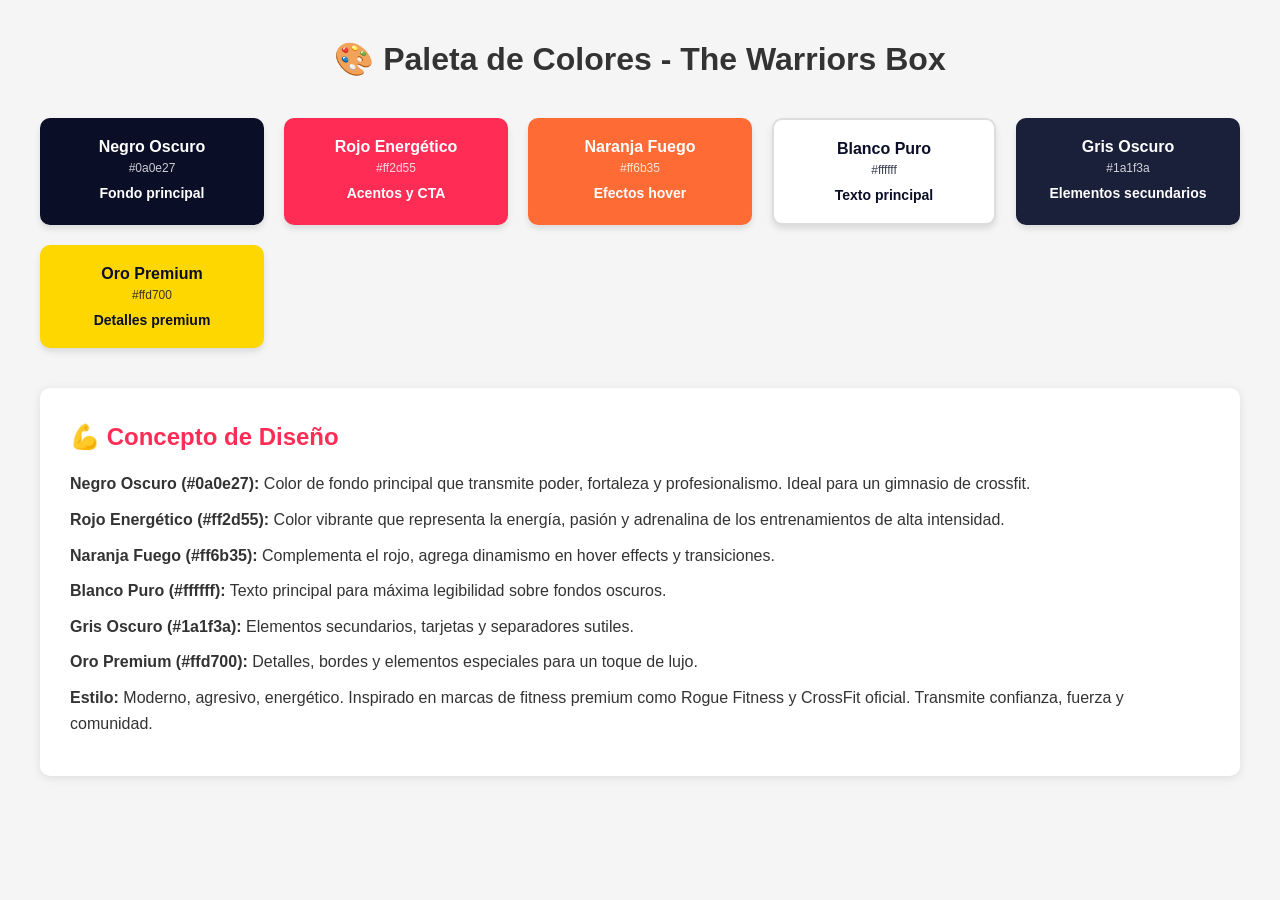
<file: assets/color-palette.html>
<!DOCTYPE html>
<html lang="es">
<head>
    <meta charset="UTF-8">
    <meta name="viewport" content="width=device-width, initial-scale=1.0">
    <title>Paleta de Colores - The Warriors Box</title>
    <style>
        * {
            margin: 0;
            padding: 0;
            box-sizing: border-box;
        }

        body {
            font-family: 'Arial', sans-serif;
            padding: 40px;
            background: #f5f5f5;
        }

        .container {
            max-width: 1200px;
            margin: 0 auto;
        }

        h1 {
            text-align: center;
            margin-bottom: 40px;
            color: #333;
        }

        .color-grid {
            display: grid;
            grid-template-columns: repeat(auto-fit, minmax(200px, 1fr));
            gap: 20px;
            margin-bottom: 40px;
        }

        .color-box {
            border-radius: 10px;
            padding: 20px;
            text-align: center;
            box-shadow: 0 4px 6px rgba(0, 0, 0, 0.1);
            cursor: pointer;
            transition: transform 0.3s ease;
        }

        .color-box:hover {
            transform: scale(1.05);
        }

        .color-box p {
            margin-top: 10px;
            font-weight: bold;
            font-size: 14px;
        }

        .color-name {
            font-weight: bold;
            margin-bottom: 5px;
            font-size: 16px;
        }

        .color-code {
            font-size: 12px;
            opacity: 0.8;
        }

        /* Colores principales */
        .primary-dark {
            background: #0a0e27;
            color: #fff;
        }

        .primary-red {
            background: #ff2d55;
            color: #fff;
        }

        .primary-orange {
            background: #ff6b35;
            color: #fff;
        }

        .accent-white {
            background: #ffffff;
            color: #0a0e27;
            border: 2px solid #ddd;
        }

        .accent-gray {
            background: #1a1f3a;
            color: #fff;
        }

        .accent-gold {
            background: #ffd700;
            color: #0a0e27;
        }

        .description {
            background: white;
            padding: 30px;
            border-radius: 10px;
            box-shadow: 0 2px 10px rgba(0, 0, 0, 0.1);
            line-height: 1.6;
            color: #333;
        }

        .description h2 {
            color: #ff2d55;
            margin-bottom: 15px;
        }

        .description p {
            margin-bottom: 10px;
        }
    </style>
</head>
<body>
    <div class="container">
        <h1>🎨 Paleta de Colores - The Warriors Box</h1>
        
        <div class="color-grid">
            <div class="color-box primary-dark">
                <div class="color-name">Negro Oscuro</div>
                <div class="color-code">#0a0e27</div>
                <p>Fondo principal</p>
            </div>
            
            <div class="color-box primary-red">
                <div class="color-name">Rojo Energético</div>
                <div class="color-code">#ff2d55</div>
                <p>Acentos y CTA</p>
            </div>
            
            <div class="color-box primary-orange">
                <div class="color-name">Naranja Fuego</div>
                <div class="color-code">#ff6b35</div>
                <p>Efectos hover</p>
            </div>
            
            <div class="color-box accent-white">
                <div class="color-name">Blanco Puro</div>
                <div class="color-code">#ffffff</div>
                <p>Texto principal</p>
            </div>
            
            <div class="color-box accent-gray">
                <div class="color-name">Gris Oscuro</div>
                <div class="color-code">#1a1f3a</div>
                <p>Elementos secundarios</p>
            </div>
            
            <div class="color-box accent-gold">
                <div class="color-name">Oro Premium</div>
                <div class="color-code">#ffd700</div>
                <p>Detalles premium</p>
            </div>
        </div>

        <div class="description">
            <h2>💪 Concepto de Diseño</h2>
            <p><strong>Negro Oscuro (#0a0e27):</strong> Color de fondo principal que transmite poder, fortaleza y profesionalismo. Ideal para un gimnasio de crossfit.</p>
            
            <p><strong>Rojo Energético (#ff2d55):</strong> Color vibrante que representa la energía, pasión y adrenalina de los entrenamientos de alta intensidad.</p>
            
            <p><strong>Naranja Fuego (#ff6b35):</strong> Complementa el rojo, agrega dinamismo en hover effects y transiciones.</p>
            
            <p><strong>Blanco Puro (#ffffff):</strong> Texto principal para máxima legibilidad sobre fondos oscuros.</p>
            
            <p><strong>Gris Oscuro (#1a1f3a):</strong> Elementos secundarios, tarjetas y separadores sutiles.</p>
            
            <p><strong>Oro Premium (#ffd700):</strong> Detalles, bordes y elementos especiales para un toque de lujo.</p>
            
            <p><strong>Estilo:</strong> Moderno, agresivo, energético. Inspirado en marcas de fitness premium como Rogue Fitness y CrossFit oficial. Transmite confianza, fuerza y comunidad.</p>
        </div>
    </div>
</body>
</html>
</file>
<file: styles.css>
/* ============================================
   VARIABLES Y RESET
   Paleta extraída del logo: negro carbón, oro,
   rojo sangre, plata y blanco.
   ============================================ */
:root {
    /* Neutros */
    --black: #0b0b0c;
    --coal: #141416;
    --graphite: #1c1d20;
    --steel: #2a2c31;
    --silver: #c9ced6;
    --white: #ffffff;

    /* Marca */
    --gold: #ffc81e;
    --gold-deep: #f2a20c;
    --red: #d61f2b;
    --red-deep: #a4141d;

    /* Texto */
    --text: #ededf0;
    --text-muted: #9ea3ad;

    /* Gradientes de marca */
    --grad-gold: linear-gradient(135deg, var(--gold) 0%, var(--gold-deep) 100%);
    --grad-fire: linear-gradient(135deg, var(--gold) 0%, var(--red) 100%);
    --grad-blood: linear-gradient(135deg, var(--red) 0%, var(--red-deep) 100%);

    /* Sombras y glows */
    --glow-gold: 0 0 40px rgba(255, 200, 30, 0.35);
    --glow-red: 0 0 40px rgba(214, 31, 43, 0.35);

    --transition: all 0.3s cubic-bezier(0.22, 1, 0.36, 1);
    --radius: 16px;

    /* Tipografía */
    --font-display: 'Archivo Black', 'Impact', 'Haettenschweiler', 'Arial Black', sans-serif;
    --font-body: 'Inter', 'Segoe UI', Tahoma, Geneva, Verdana, sans-serif;
}

* {
    margin: 0;
    padding: 0;
    box-sizing: border-box;
}

html {
    scroll-behavior: smooth;
}

body {
    font-family: var(--font-body);
    background: var(--black);
    color: var(--text);
    line-height: 1.6;
    overflow-x: hidden;
    /* Textura sutil de rejilla, como la placa metálica del logo */
    background-image:
        linear-gradient(rgba(255, 200, 30, 0.025) 1px, transparent 1px),
        linear-gradient(90deg, rgba(255, 200, 30, 0.025) 1px, transparent 1px);
    background-size: 56px 56px;
}

.container {
    max-width: 1200px;
    margin: 0 auto;
    padding: 0 20px;
}

::selection {
    background: var(--gold);
    color: var(--black);
}

/* ============================================
   NAVBAR
   ============================================ */
.navbar {
    position: fixed;
    top: 0;
    width: 100%;
    background: rgba(11, 11, 12, 0.72);
    backdrop-filter: blur(18px) saturate(140%);
    -webkit-backdrop-filter: blur(18px) saturate(140%);
    border-bottom: 1px solid rgba(255, 200, 30, 0.14);
    padding: 0.75rem 0;
    z-index: 1000;
    transition: var(--transition);
}

.navbar.scrolled {
    padding: 0.5rem 0;
    background: rgba(11, 11, 12, 0.92);
    border-bottom-color: rgba(255, 200, 30, 0.3);
    box-shadow: 0 10px 40px rgba(0, 0, 0, 0.6);
}

.nav-container {
    max-width: 1200px;
    margin: 0 auto;
    padding: 0 20px;
    display: flex;
    justify-content: space-between;
    align-items: center;
    gap: 1rem;
}

/* --- Lockup del logo: imagen + wordmark --- */
.brand {
    display: flex;
    align-items: center;
    gap: 0.85rem;
    text-decoration: none;
    flex-shrink: 0;
}

.brand-mark {
    position: relative;
    width: 54px;
    height: 54px;
    flex-shrink: 0;
    display: grid;
    place-items: center;
    transition: var(--transition);
}

/* Anillo cónico giratorio oro→rojo alrededor del logo */
.brand-mark::before {
    content: '';
    position: absolute;
    inset: -3px;
    border-radius: 50%;
    background: conic-gradient(
        from 0deg,
        var(--gold),
        var(--red),
        var(--gold-deep),
        var(--red-deep),
        var(--gold)
    );
    animation: spin 6s linear infinite;
    z-index: 0;
}

/* Halo que respira */
.brand-mark::after {
    content: '';
    position: absolute;
    inset: -10px;
    border-radius: 50%;
    background: radial-gradient(circle, rgba(255, 200, 30, 0.45), transparent 70%);
    filter: blur(8px);
    opacity: 0.7;
    animation: pulseGlow 3s ease-in-out infinite;
    z-index: -1;
}

.brand-mark img {
    position: relative;
    z-index: 1;
    width: 100%;
    height: 100%;
    object-fit: cover;
    border-radius: 50%;
    background: var(--black);
    padding: 3px;
    display: block;
}

.brand:hover .brand-mark {
    transform: scale(1.08) rotate(-4deg);
}

.brand-text {
    display: flex;
    flex-direction: column;
    line-height: 1;
}

.brand-title {
    font-family: var(--font-display);
    font-size: 1.15rem;
    font-weight: 900;
    letter-spacing: 1.5px;
    color: var(--white);
    text-transform: uppercase;
    white-space: nowrap;
}

.brand-title em {
    font-style: normal;
    background: var(--grad-gold);
    -webkit-background-clip: text;
    background-clip: text;
    -webkit-text-fill-color: transparent;
}

.brand-tagline {
    font-size: 0.6rem;
    letter-spacing: 3.2px;
    text-transform: uppercase;
    color: var(--gold);
    margin-top: 4px;
    font-weight: 600;
    white-space: nowrap;
}

.nav-menu {
    display: flex;
    list-style: none;
    gap: 2.2rem;
    align-items: center;
}

.nav-link {
    color: var(--text);
    text-decoration: none;
    font-weight: 600;
    font-size: 0.9rem;
    letter-spacing: 1px;
    text-transform: uppercase;
    position: relative;
    transition: var(--transition);
}

.nav-link::after {
    content: '';
    position: absolute;
    bottom: -6px;
    left: 0;
    width: 0;
    height: 2px;
    background: var(--grad-fire);
    transition: width 0.3s ease;
}

.nav-link:hover {
    color: var(--gold);
}

.nav-link:hover::after {
    width: 100%;
}

.nav-cta {
    padding: 0.6rem 1.4rem;
    background: var(--grad-gold);
    color: var(--black) !important;
    border-radius: 999px;
    font-weight: 800;
    box-shadow: 0 4px 20px rgba(255, 200, 30, 0.25);
}

.nav-cta::after {
    display: none;
}

.nav-cta:hover {
    transform: translateY(-2px);
    box-shadow: 0 8px 28px rgba(255, 200, 30, 0.45);
}

.hamburger {
    display: none;
    flex-direction: column;
    cursor: pointer;
    padding: 4px;
    /* Reset de <button> */
    background: none;
    border: 0;
    border-radius: 6px;
    -webkit-appearance: none;
    appearance: none;
}

.hamburger:focus-visible {
    outline: 2px solid var(--gold);
    outline-offset: 4px;
}

/* Foco visible para quien navega con teclado */
a:focus-visible,
button:focus-visible,
.horario-slot:focus-visible {
    outline: 2px solid var(--gold);
    outline-offset: 3px;
    border-radius: 4px;
}

.hamburger span {
    width: 26px;
    height: 3px;
    background: var(--gold);
    margin: 3px 0;
    border-radius: 2px;
    transition: var(--transition);
}

.hamburger.active span:nth-child(1) {
    transform: translateY(9px) rotate(45deg);
}

.hamburger.active span:nth-child(2) {
    opacity: 0;
}

.hamburger.active span:nth-child(3) {
    transform: translateY(-9px) rotate(-45deg);
}

/* ============================================
   HERO SECTION
   ============================================ */
.hero {
    min-height: 100vh;
    display: flex;
    align-items: center;
    justify-content: center;
    position: relative;
    overflow: hidden;
    padding: 8rem 0 4rem;
    background:
        radial-gradient(ellipse 80% 60% at 50% 0%, rgba(214, 31, 43, 0.18), transparent 60%),
        radial-gradient(ellipse 60% 50% at 80% 90%, rgba(255, 200, 30, 0.12), transparent 60%),
        linear-gradient(180deg, var(--coal) 0%, var(--black) 100%);
}

/* Rayos radiales de fondo, estilo póster deportivo */
.hero::before {
    content: '';
    position: absolute;
    inset: -50%;
    background: repeating-conic-gradient(
        from 0deg at 50% 50%,
        rgba(255, 200, 30, 0.05) 0deg 6deg,
        transparent 6deg 18deg
    );
    animation: spin 90s linear infinite;
    pointer-events: none;
}

.hero-content {
    position: relative;
    z-index: 10;
    text-align: center;
    padding: 0 20px;
}

/* Logo protagonista del hero */
.hero-logo {
    width: clamp(160px, 26vw, 260px);
    height: auto;
    margin: 0 auto 1.5rem;
    display: block;
    filter: drop-shadow(0 0 50px rgba(255, 200, 30, 0.45))
            drop-shadow(0 20px 40px rgba(0, 0, 0, 0.7));
    animation: heroLogoIn 1.1s cubic-bezier(0.22, 1, 0.36, 1) both,
               levitate 6s ease-in-out 1.1s infinite;
}

.hero-badge {
    display: inline-flex;
    align-items: center;
    gap: 0.5rem;
    padding: 0.4rem 1.1rem;
    border: 1px solid rgba(255, 200, 30, 0.35);
    background: rgba(255, 200, 30, 0.08);
    border-radius: 999px;
    font-size: 0.75rem;
    letter-spacing: 2.5px;
    text-transform: uppercase;
    font-weight: 700;
    color: var(--gold);
    margin-bottom: 1.5rem;
    animation: slideInDown 0.8s ease-out both;
}

.hero-badge .dot {
    width: 7px;
    height: 7px;
    border-radius: 50%;
    background: var(--red);
    box-shadow: 0 0 0 0 rgba(214, 31, 43, 0.7);
    animation: livePulse 2s infinite;
}

.hero-title {
    font-family: var(--font-display);
    font-size: clamp(2.4rem, 9vw, 6rem);
    font-weight: 900;
    letter-spacing: 2px;
    line-height: 0.95;
    margin-bottom: 1rem;
    text-transform: uppercase;
    color: var(--white);
    text-shadow: 0 4px 24px rgba(0, 0, 0, 0.8);
    animation: slideInDown 1s ease-out both;
}

.hero-title .accent {
    display: block;
    background: var(--grad-gold);
    -webkit-background-clip: text;
    background-clip: text;
    -webkit-text-fill-color: transparent;
    filter: drop-shadow(0 0 30px rgba(255, 200, 30, 0.3));
}

.hero-subtitle {
    font-size: clamp(1rem, 2.6vw, 1.5rem);
    color: var(--gold);
    font-weight: 700;
    letter-spacing: 1px;
    margin-bottom: 1rem;
    animation: slideInUp 1s ease-out 0.2s both;
}

.hero-divider {
    width: 90px;
    height: 4px;
    background: var(--grad-fire);
    border-radius: 4px;
    margin: 1.5rem auto;
    box-shadow: var(--glow-gold);
    animation: slideInUp 1s ease-out 0.4s both;
}

.hero-description {
    font-size: 1.05rem;
    color: var(--text-muted);
    letter-spacing: 2px;
    text-transform: uppercase;
    margin-bottom: 2.2rem;
    animation: slideInUp 1s ease-out 0.6s both;
}

.hero-actions {
    display: flex;
    gap: 1rem;
    justify-content: center;
    flex-wrap: wrap;
    animation: slideInUp 1s ease-out 0.8s both;
}

/* --- Botones --- */
.cta-button,
.cta-button-large {
    /* Funcionan como <button> y como <a> (enlace a WhatsApp) */
    display: inline-flex;
    align-items: center;
    justify-content: center;
    gap: 0.6rem;
    text-decoration: none;
    padding: 1rem 2.6rem;
    font-family: var(--font-body);
    font-size: 1rem;
    font-weight: 800;
    background: var(--grad-gold);
    color: var(--black);
    border: none;
    border-radius: 999px;
    cursor: pointer;
    transition: var(--transition);
    text-transform: uppercase;
    letter-spacing: 1.5px;
    box-shadow: 0 8px 30px rgba(255, 200, 30, 0.3);
    position: relative;
    overflow: hidden;
}

.cta-button::after,
.cta-button-large::after {
    content: '';
    position: absolute;
    top: 0;
    left: -120%;
    width: 60%;
    height: 100%;
    background: linear-gradient(90deg, transparent, rgba(255, 255, 255, 0.55), transparent);
    transform: skewX(-20deg);
    transition: left 0.6s ease;
}

.cta-button:hover::after,
.cta-button-large:hover::after {
    left: 140%;
}

.cta-button:hover,
.cta-button-large:hover {
    transform: translateY(-3px);
    box-shadow: 0 14px 44px rgba(255, 200, 30, 0.5);
}

.cta-button:active,
.cta-button-large:active {
    transform: translateY(-1px);
}

.cta-button.ghost {
    background: transparent;
    color: var(--white);
    border: 2px solid rgba(255, 255, 255, 0.22);
    box-shadow: none;
}

.cta-button.ghost:hover {
    border-color: var(--red);
    color: var(--gold);
    box-shadow: var(--glow-red);
}

.cta-button-large {
    padding: 1.25rem 3.5rem;
    font-size: 1.15rem;
    letter-spacing: 2px;
}

/* Partículas animadas */
.hero-animation {
    position: absolute;
    width: 100%;
    height: 100%;
    top: 0;
    left: 0;
    pointer-events: none;
}

.particle {
    position: absolute;
    width: 8px;
    height: 8px;
    background: var(--gold);
    border-radius: 50%;
    opacity: 0.5;
    box-shadow: 0 0 12px var(--gold);
    animation: float 8s ease-in-out infinite;
}

.particle-1 { top: 20%; left: 10%; animation-delay: 0s; }
.particle-2 { top: 60%; right: 10%; animation-delay: 1s; background: var(--red); box-shadow: 0 0 12px var(--red); }
.particle-3 { top: 40%; left: 22%; animation-delay: 2s; }
.particle-4 { top: 80%; right: 24%; animation-delay: 3s; background: var(--red); box-shadow: 0 0 12px var(--red); }
.particle-5 { top: 28%; right: 18%; animation-delay: 4s; }

/* ============================================
   MARQUEE / TICKER
   ============================================ */
.marquee {
    background: var(--grad-gold);
    color: var(--black);
    padding: 0.9rem 0;
    overflow: hidden;
    white-space: nowrap;
    border-top: 2px solid var(--black);
    border-bottom: 2px solid var(--black);
    position: relative;
    z-index: 5;
}

.marquee-track {
    display: inline-flex;
    gap: 3rem;
    padding-left: 3rem;
    animation: marquee 26s linear infinite;
    font-family: var(--font-display);
    font-size: 1.05rem;
    letter-spacing: 2px;
    text-transform: uppercase;
}

.marquee:hover .marquee-track {
    animation-play-state: paused;
}

.marquee-track span {
    display: inline-flex;
    align-items: center;
    gap: 0;
}

/* Separador en forma de rombo dibujado con CSS: antes era el carácter ⚔,
   que cada sistema operativo pintaba a su manera (a veces en color). */
.marquee-track i {
    font-style: normal;
    display: inline-flex;
    align-items: center;
}

.marquee-track i::after {
    content: '';
    width: 7px;
    height: 7px;
    margin: 0 1.9rem;
    background: currentColor;
    transform: rotate(45deg);
    opacity: 0.7;
}

/* ============================================
   TÍTULOS DE SECCIÓN
   ============================================ */
.section-head {
    text-align: center;
    margin-bottom: 3.5rem;
}

.section-eyebrow {
    display: inline-block;
    font-size: 0.72rem;
    letter-spacing: 4px;
    text-transform: uppercase;
    color: var(--red);
    font-weight: 800;
    margin-bottom: 0.8rem;
}

.section-title {
    font-family: var(--font-display);
    font-size: clamp(1.8rem, 5vw, 3.2rem);
    text-align: center;
    letter-spacing: 1px;
    line-height: 1.05;
    text-transform: uppercase;
    color: var(--white);
}

.section-title .accent {
    background: var(--grad-gold);
    -webkit-background-clip: text;
    background-clip: text;
    -webkit-text-fill-color: transparent;
}

/* ============================================
   ABOUT SECTION
   ============================================ */
.about {
    padding: 6rem 0;
    background: var(--coal);
    position: relative;
}

.about-grid {
    display: grid;
    grid-template-columns: repeat(auto-fit, minmax(250px, 1fr));
    gap: 1.5rem;
}

.about-card {
    background: linear-gradient(160deg, var(--graphite), var(--coal));
    padding: 2.2rem 1.8rem;
    border-radius: var(--radius);
    border: 1px solid rgba(255, 255, 255, 0.07);
    text-align: center;
    transition: var(--transition);
    cursor: pointer;
    position: relative;
    overflow: hidden;
}

/* Barra superior oro→rojo que se despliega en hover */
.about-card::before {
    content: '';
    position: absolute;
    top: 0;
    left: 0;
    width: 100%;
    height: 3px;
    background: var(--grad-fire);
    transform: scaleX(0);
    transform-origin: left;
    transition: transform 0.4s ease;
}

.about-card:hover::before {
    transform: scaleX(1);
}

.about-card:hover {
    transform: translateY(-8px);
    border-color: rgba(255, 200, 30, 0.4);
    box-shadow: 0 18px 45px rgba(0, 0, 0, 0.55), 0 0 30px rgba(255, 200, 30, 0.08);
}

/* Placa del icono: SVG en línea que hereda el dorado con currentColor,
   así se ve igual en todos los sistemas (los emojis los dibujaba el SO). */
.about-icon {
    width: 66px;
    height: 66px;
    margin: 0 auto 1.25rem;
    display: grid;
    place-items: center;
    border-radius: 20px;
    color: var(--gold);
    background: linear-gradient(145deg, rgba(255, 200, 30, 0.14), rgba(214, 31, 43, 0.10));
    border: 1px solid rgba(255, 200, 30, 0.25);
    transition: var(--transition);
}

.about-icon svg {
    width: 32px;
    height: 32px;
    display: block;
}

/* El icono reacciona al pasar por la tarjeta, en vez de botar en bucle */
.about-card:hover .about-icon {
    color: var(--black);
    background: var(--grad-gold);
    border-color: transparent;
    transform: translateY(-3px) rotate(-5deg);
    box-shadow: var(--glow-gold);
}

.about-card h3 {
    font-size: 1.15rem;
    margin-bottom: 0.8rem;
    color: var(--gold);
    text-transform: uppercase;
    letter-spacing: 1px;
    font-weight: 800;
}

.about-card p {
    color: var(--text-muted);
    line-height: 1.75;
    font-size: 0.95rem;
}

/* ============================================
   CLASES SECTION
   ============================================ */
.clases {
    padding: 6rem 0;
    background: var(--black);
}

.clases-grid {
    display: grid;
    grid-template-columns: repeat(auto-fit, minmax(300px, 1fr));
    gap: 2rem;
}

.clase-card {
    background: linear-gradient(160deg, var(--graphite), var(--coal));
    padding: 2.8rem;
    border-radius: 20px;
    border: 1px solid rgba(255, 255, 255, 0.07);
    border-left: 4px solid;
    transition: var(--transition);
    cursor: pointer;
    position: relative;
    overflow: hidden;
}

.clase-card::before {
    content: '';
    position: absolute;
    top: 0;
    left: -100%;
    width: 100%;
    height: 100%;
    background: linear-gradient(90deg, transparent, rgba(255, 200, 30, 0.08), transparent);
    transition: left 0.6s ease;
}

.clase-card:hover::before {
    left: 100%;
}

.clase-card.crossfit {
    border-left-color: var(--red);
}

.clase-card.functional {
    border-left-color: var(--gold);
}

.clase-card:hover {
    transform: translateY(-10px);
    box-shadow: 0 24px 60px rgba(0, 0, 0, 0.6);
}

.clase-card.crossfit:hover {
    box-shadow: 0 24px 60px rgba(0, 0, 0, 0.6), var(--glow-red);
}

.clase-card.functional:hover {
    box-shadow: 0 24px 60px rgba(0, 0, 0, 0.6), var(--glow-gold);
}

.clase-icon {
    width: 76px;
    height: 76px;
    margin-bottom: 1rem;
    display: grid;
    place-items: center;
    border-radius: 22px;
    color: var(--gold);
    background: linear-gradient(145deg, rgba(255, 200, 30, 0.16), rgba(214, 31, 43, 0.12));
    border: 1px solid rgba(255, 200, 30, 0.28);
    transition: var(--transition);
}

.clase-icon svg {
    width: 38px;
    height: 38px;
    display: block;
}

.clase-card:hover .clase-icon {
    color: var(--black);
    background: var(--grad-gold);
    border-color: transparent;
    box-shadow: var(--glow-gold);
    transform: translateY(-3px);
}

.clase-card h3 {
    font-family: var(--font-display);
    font-size: 1.9rem;
    margin-bottom: 1rem;
    letter-spacing: 2px;
    color: var(--white);
}

.clase-card.crossfit h3 { color: var(--red); }
.clase-card.functional h3 { color: var(--gold); }

.clase-card p {
    color: var(--text-muted);
    margin-bottom: 1.5rem;
    line-height: 1.8;
}

.clase-benefits {
    list-style: none;
    text-align: left;
}

.clase-benefits li {
    color: var(--text);
    margin: 0.7rem 0;
    font-weight: 500;
    display: flex;
    align-items: center;
    gap: 0.6rem;
}

.clase-benefits li::before {
    content: '✓';
    color: var(--gold);
    font-weight: 900;
    flex-shrink: 0;
}

/* ============================================
   HORARIOS SECTION
   ============================================ */
.horarios {
    padding: 6rem 0;
    background: var(--coal);
}

.horarios-container {
    display: grid;
    grid-template-columns: repeat(auto-fit, minmax(380px, 1fr));
    gap: 2rem;
}

.turno-section {
    background: linear-gradient(160deg, var(--graphite), var(--black));
    padding: 2.5rem;
    border-radius: 20px;
    border: 1px solid rgba(255, 255, 255, 0.07);
}

.turno-title {
    font-family: var(--font-display);
    font-size: 1.5rem;
    color: var(--gold);
    margin-bottom: 0.4rem;
    letter-spacing: 1.5px;
    text-transform: uppercase;
    display: flex;
    align-items: center;
    gap: 0.6rem;
}

.turno-icon {
    width: 1.15em;
    height: 1.15em;
    flex-shrink: 0;
}

.turno-subtitle {
    color: var(--red);
    font-weight: 800;
    margin-bottom: 2rem;
    font-size: 0.95rem;
    letter-spacing: 2px;
}

.horarios-grid {
    display: grid;
    grid-template-columns: repeat(2, 1fr);
    gap: 1rem;
}

.horario-slot {
    background: var(--steel);
    padding: 1.4rem 1rem;
    border-radius: 12px;
    text-align: center;
    border: 1px solid rgba(255, 255, 255, 0.06);
    transition: var(--transition);
    cursor: pointer;
    position: relative;
    overflow: hidden;
}

.horario-slot:hover {
    background: linear-gradient(135deg, rgba(255, 200, 30, 0.16), rgba(214, 31, 43, 0.16));
    border-color: var(--gold);
    transform: translateY(-4px);
    box-shadow: 0 12px 30px rgba(0, 0, 0, 0.5);
}

/* Franja horaria elegida por el usuario */
.horario-slot.seleccionado {
    background: linear-gradient(135deg, rgba(255, 200, 30, 0.22), rgba(214, 31, 43, 0.22));
    border-color: var(--gold);
    box-shadow: var(--glow-gold);
}

.horario-time {
    font-family: var(--font-display);
    font-size: 1.2rem;
    color: var(--gold);
    margin-bottom: 0.4rem;
    letter-spacing: 0.5px;
}

.horario-clase {
    font-size: 0.8rem;
    color: var(--white);
    text-transform: uppercase;
    letter-spacing: 1.5px;
    margin-bottom: 0.3rem;
    font-weight: 700;
}

.horario-duracion {
    font-size: 0.75rem;
    color: var(--text-muted);
}

/* ============================================
   TESTIMONIOS SECTION
   ============================================ */
.testimonios {
    padding: 6rem 0;
    background: var(--black);
}

.testimonios-grid {
    display: grid;
    grid-template-columns: repeat(auto-fit, minmax(280px, 1fr));
    gap: 1.5rem;
}

.testimonio-card {
    background: linear-gradient(160deg, var(--graphite), var(--coal));
    padding: 2rem;
    border-radius: var(--radius);
    border: 1px solid rgba(255, 255, 255, 0.07);
    transition: var(--transition);
    position: relative;
}

.testimonio-card::before {
    content: '"';
    position: absolute;
    top: 0.4rem;
    right: 1.4rem;
    font-family: Georgia, serif;
    font-size: 5rem;
    line-height: 1;
    color: rgba(255, 200, 30, 0.14);
}

.testimonio-card:hover {
    transform: translateY(-8px);
    border-color: rgba(255, 200, 30, 0.35);
    box-shadow: 0 18px 45px rgba(0, 0, 0, 0.55);
}

.stars {
    color: var(--gold);
    margin-bottom: 1rem;
    display: flex;
    gap: 3px;
}

.stars svg {
    width: 17px;
    height: 17px;
    display: block;
}

.testimonio-text {
    color: var(--text);
    margin-bottom: 1.2rem;
    line-height: 1.8;
}

.testimonio-autor {
    color: var(--gold);
    font-weight: 800;
    font-size: 0.85rem;
    letter-spacing: 1.5px;
    text-transform: uppercase;
}

/* ============================================
   CTA SECTION
   ============================================ */
.cta-section {
    padding: 6rem 0;
    text-align: center;
    position: relative;
    overflow: hidden;
    background:
        radial-gradient(ellipse 70% 100% at 50% 100%, rgba(214, 31, 43, 0.22), transparent 65%),
        linear-gradient(180deg, var(--coal), var(--black));
    border-top: 1px solid rgba(255, 200, 30, 0.12);
}

.cta-section h2 {
    font-family: var(--font-display);
    font-size: clamp(1.9rem, 5vw, 3.2rem);
    margin-bottom: 1rem;
    text-transform: uppercase;
    letter-spacing: 1px;
    color: var(--white);
}

.cta-section h2 .accent {
    background: var(--grad-gold);
    -webkit-background-clip: text;
    background-clip: text;
    -webkit-text-fill-color: transparent;
}

.cta-section p {
    font-size: 1.1rem;
    color: var(--text-muted);
    margin-bottom: 2rem;
}

/* ============================================
   FOOTER
   ============================================ */
.footer {
    background: var(--black);
    border-top: 1px solid rgba(255, 255, 255, 0.07);
    padding: 4rem 0 1.5rem;
}

.footer-content {
    display: grid;
    grid-template-columns: repeat(auto-fit, minmax(240px, 1fr));
    gap: 2.5rem;
    margin-bottom: 2.5rem;
}

.footer-brand {
    display: flex;
    align-items: center;
    gap: 0.9rem;
    margin-bottom: 1rem;
}

.footer-brand img {
    width: 56px;
    height: 56px;
    border-radius: 50%;
    object-fit: cover;
    border: 2px solid var(--gold);
    background: var(--black);
    padding: 2px;
}

.footer-section h4 {
    color: var(--gold);
    margin-bottom: 1rem;
    text-transform: uppercase;
    letter-spacing: 2px;
    font-size: 0.85rem;
    font-weight: 800;
}

.footer-section p {
    color: var(--text-muted);
    line-height: 2;
    font-size: 0.92rem;
}

/* Línea de contacto: icono + dato, alineados arriba por si el texto
   ocupa dos renglones en pantallas estrechas */
.footer-dato {
    display: flex;
    align-items: flex-start;
    gap: 0.6rem;
}

.footer-dato svg {
    width: 17px;
    height: 17px;
    flex-shrink: 0;
    color: var(--gold);
    margin-top: 0.55em;
}

.footer-socials {
    display: flex;
    gap: 0.7rem;
    margin-top: 0.5rem;
}

.footer-socials a {
    width: 40px;
    height: 40px;
    display: grid;
    place-items: center;
    border-radius: 50%;
    background: var(--graphite);
    border: 1px solid rgba(255, 255, 255, 0.08);
    color: var(--text);
    text-decoration: none;
    transition: var(--transition);
    font-size: 1.05rem;
}

.footer-socials a:hover {
    background: var(--grad-gold);
    border-color: transparent;
    transform: translateY(-3px);
}

/* Botón de Instagram con logo + arroba: pastilla, no círculo */
.footer-socials .social-btn {
    width: auto;
    height: auto;
    display: inline-flex;
    align-items: center;
    gap: 0.6rem;
    padding: 0.6rem 1.15rem;
    border-radius: 999px;
    font-weight: 700;
    font-size: 0.9rem;
}

.footer-socials .social-btn svg {
    flex-shrink: 0;
}

.footer-socials .social-btn:hover {
    color: var(--black);
}

.footer-bottom {
    text-align: center;
    padding-top: 2rem;
    border-top: 1px solid rgba(255, 255, 255, 0.07);
    color: var(--text-muted);
    font-size: 0.88rem;
}

/* ============================================
   ANIMACIONES
   ============================================ */
@keyframes slideInDown {
    from { opacity: 0; transform: translateY(-40px); }
    to   { opacity: 1; transform: translateY(0); }
}

@keyframes slideInUp {
    from { opacity: 0; transform: translateY(40px); }
    to   { opacity: 1; transform: translateY(0); }
}

@keyframes heroLogoIn {
    from { opacity: 0; transform: scale(0.7) rotate(-12deg); }
    to   { opacity: 1; transform: scale(1) rotate(0); }
}

@keyframes levitate {
    0%, 100% { transform: translateY(0); }
    50%      { transform: translateY(-16px); }
}

@keyframes float {
    0%, 100% { transform: translateY(0); }
    50%      { transform: translateY(-30px); }
}

@keyframes spin {
    to { transform: rotate(360deg); }
}

@keyframes pulseGlow {
    0%, 100% { opacity: 0.45; transform: scale(1); }
    50%      { opacity: 0.85; transform: scale(1.12); }
}

@keyframes livePulse {
    0%   { box-shadow: 0 0 0 0 rgba(214, 31, 43, 0.7); }
    70%  { box-shadow: 0 0 0 10px rgba(214, 31, 43, 0); }
    100% { box-shadow: 0 0 0 0 rgba(214, 31, 43, 0); }
}

@keyframes marquee {
    from { transform: translateX(0); }
    to   { transform: translateX(-50%); }
}

/* Las adaptaciones por tamaño de pantalla viven en responsive.css,
   que se carga después de esta hoja. */

/* ============================================
   BOTÓN FLOTANTE DE WHATSAPP
   ============================================ */
.whatsapp-fab {
    position: fixed;
    /* env(safe-area-inset-*) evita la barra de gestos en iPhone */
    right: calc(1.25rem + env(safe-area-inset-right, 0px));
    bottom: calc(1.25rem + env(safe-area-inset-bottom, 0px));
    z-index: 1500;

    display: inline-flex;
    align-items: center;
    justify-content: center;
    width: 60px;
    height: 60px;
    border-radius: 50%;

    background: #25d366;  /* verde oficial de WhatsApp */
    color: #fff;
    text-decoration: none;

    box-shadow: 0 10px 30px rgba(0, 0, 0, 0.45),
                0 0 0 rgba(37, 211, 102, 0.6);
    transition: transform 0.3s cubic-bezier(0.22, 1, 0.36, 1),
                box-shadow 0.3s ease,
                background 0.3s ease,
                opacity 0.3s ease,
                visibility 0s linear 0s;
    animation: fabPulse 2.8s ease-out infinite;
}

/* Oculto mientras la sección de reserva está a la vista.
   visibility (no solo opacity) lo saca también del orden de tabulación. */
.whatsapp-fab.oculto {
    opacity: 0;
    visibility: hidden;
    transform: scale(0.75) translateY(10px);
    pointer-events: none;
    /* visibility espera a que termine el fundido antes de aplicarse */
    transition: transform 0.3s cubic-bezier(0.22, 1, 0.36, 1),
                opacity 0.3s ease,
                visibility 0s linear 0.3s;
}

.whatsapp-fab:hover,
.whatsapp-fab:focus-visible {
    background: #1eb455;
    transform: translateY(-4px) scale(1.04);
    box-shadow: 0 16px 40px rgba(0, 0, 0, 0.55);
    animation-play-state: paused;
}

.whatsapp-fab:focus-visible {
    outline: 3px solid var(--gold);
    outline-offset: 4px;
}

.whatsapp-fab:active {
    transform: translateY(-1px) scale(0.98);
}

.whatsapp-fab svg {
    flex-shrink: 0;
}

/* Halo que late para llamar la atención sin ser molesto */
@keyframes fabPulse {
    0%   { box-shadow: 0 10px 30px rgba(0, 0, 0, 0.45), 0 0 0 0 rgba(37, 211, 102, 0.55); }
    70%  { box-shadow: 0 10px 30px rgba(0, 0, 0, 0.45), 0 0 0 18px rgba(37, 211, 102, 0); }
    100% { box-shadow: 0 10px 30px rgba(0, 0, 0, 0.45), 0 0 0 0 rgba(37, 211, 102, 0); }
}

/* Respeta preferencias de movimiento reducido.
   Se queda aquí porque es una preferencia del usuario, no una
   cuestión de dimensiones de pantalla. */
@media (prefers-reduced-motion: reduce) {
    *,
    *::before,
    *::after {
        animation-duration: 0.01ms !important;
        animation-iteration-count: 1 !important;
        transition-duration: 0.01ms !important;
        scroll-behavior: auto !important;
    }
}
</file>
<file: responsive.css>
/* ============================================
   RESPONSIVE — The Warriors Box
   ============================================

   IMPORTANTE: este archivo debe cargarse DESPUÉS de styles.css.
   Al tener la misma especificidad que las reglas base, gana el que
   se declara último. Si se invierte el orden, deja de funcionar.

   Enfoque: móvil primero en el contenido, ajustes por max-width.
   Puntos de corte:
     1200px  portátiles pequeños
      900px  tablet horizontal → aparece el menú hamburguesa
      768px  tablet vertical  → las rejillas pasan a una columna
      600px  móvil grande
      480px  móvil estándar
      360px  móvil pequeño (iPhone SE, Android de gama baja)
   ============================================ */


/* ============================================
   PANTALLAS GRANDES
   ============================================ */
@media (min-width: 1600px) {
    .container {
        max-width: 1360px;
    }

    .hero-title {
        font-size: clamp(3.5rem, 6vw, 6rem);
    }
}


/* ============================================
   PORTÁTILES PEQUEÑOS
   ============================================ */
/* Nota: las rejillas (.about-grid, .clases-grid, .footer-content,
   .horarios-container) usan repeat(auto-fit, minmax(...)) en styles.css,
   así que ya se reorganizan solas. Aquí solo se fuerza el número de
   columnas donde el resultado automático no convence; añadir overrides
   de más pelearía contra auto-fit sin aportar nada. */
@media (max-width: 1200px) {
    .nav-menu {
        gap: 1.5rem;
    }
}


/* ============================================
   TABLET HORIZONTAL — aparece el menú hamburguesa
   ============================================ */
@media (max-width: 900px) {
    .nav-menu {
        position: fixed;
        top: 76px;
        left: 0;
        width: 100%;
        flex-direction: column;
        gap: 1.6rem;
        padding: 2.5rem 0;
        background: rgba(11, 11, 12, 0.97);
        backdrop-filter: blur(18px);
        border-bottom: 1px solid rgba(255, 200, 30, 0.2);
        transform: translateY(-140%);
        transition: transform 0.4s cubic-bezier(0.22, 1, 0.36, 1),
                    visibility 0s linear 0.4s;
        /* Fuera de pantalla no debe ser alcanzable con Tab */
        visibility: hidden;
        /* Si el menú no cabe, que haga scroll en vez de desbordarse */
        max-height: calc(100vh - 76px);
        overflow-y: auto;
    }

    .nav-menu.active {
        transform: translateY(0);
        visibility: visible;
        transition: transform 0.4s cubic-bezier(0.22, 1, 0.36, 1),
                    visibility 0s linear 0s;
    }

    .hamburger {
        display: flex;
    }
}


/* ============================================
   TABLET VERTICAL — todo a una columna
   ============================================ */
@media (max-width: 768px) {
    .horarios-container,
    .about-grid,
    .clases-grid,
    .testimonios-grid {
        grid-template-columns: 1fr;
    }

    /* Los horarios se quedan en dos columnas: cada franja es solo hora
       y clase, y a una columna la lista quedaría larguísima */
    .horarios-grid {
        grid-template-columns: repeat(2, 1fr);
    }

    .clase-card,
    .turno-section {
        padding: 2rem 1.5rem;
    }

    .about, .clases, .horarios, .testimonios, .cta-section {
        padding: 4rem 0;
    }
}


/* ============================================
   MÓVIL GRANDE
   ============================================ */
@media (max-width: 600px) {
    .whatsapp-fab {
        width: 56px;
        height: 56px;
        right: calc(1rem + env(safe-area-inset-right, 0px));
        bottom: calc(1rem + env(safe-area-inset-bottom, 0px));
    }

    .footer-content {
        grid-template-columns: 1fr;
        gap: 2rem;
    }

    .section-title {
        font-size: clamp(1.6rem, 7vw, 2.2rem);
    }

    .marquee-track {
        font-size: 0.9rem;
    }

    /* Separadores más juntos: si no, el marquee avanza medio vacío */
    .marquee-track i::after {
        margin: 0 1.1rem;
    }
}


/* ============================================
   MÓVIL ESTÁNDAR
   ============================================ */
@media (max-width: 480px) {
    .brand-mark {
        width: 44px;
        height: 44px;
    }

    .brand-title {
        font-size: 0.95rem;
    }

    .brand-tagline {
        font-size: 0.52rem;
        letter-spacing: 2.4px;
    }

    .hero-actions {
        flex-direction: column;
        align-items: stretch;
    }

    .cta-button,
    .cta-button-large {
        padding: 0.95rem 1.8rem;
        font-size: 0.95rem;
    }

    .container {
        padding-left: 1.1rem;
        padding-right: 1.1rem;
    }

    .about-icon,
    .clase-icon {
        width: 60px;
        height: 60px;
        border-radius: 18px;
    }

    .about-icon svg,
    .clase-icon svg {
        width: 28px;
        height: 28px;
    }

    .turno-title {
        font-size: 1.2rem;
    }
}


/* ============================================
   MÓVIL PEQUEÑO (iPhone SE y similares)
   ============================================ */
@media (max-width: 360px) {
    /* El nombre de marca compite con el hamburguesa por el ancho */
    .brand-tagline {
        display: none;
    }

    .horarios-grid {
        grid-template-columns: 1fr;
    }

    .hero-badge {
        font-size: 0.7rem;
        padding: 0.35rem 0.85rem;
    }
}


/* ============================================
   MÓVIL EN HORIZONTAL
   El hero mide 100vh: tumbado, el contenido no cabe y se corta.
   ============================================ */
@media (max-height: 500px) and (orientation: landscape) {
    .hero {
        min-height: auto;
        padding: 6rem 0 3rem;
    }

    .hero-logo {
        width: clamp(90px, 16vw, 140px);
    }

    .nav-menu {
        max-height: calc(100vh - 60px);
    }
}


/* ============================================
   DISPOSITIVOS TÁCTILES
   Sin ratón no hay hover: los efectos que solo aparecían al pasar
   por encima quedarían inaccesibles, así que se muestran fijos.
   ============================================ */
@media (hover: none) {
    .about-card:hover,
    .clase-card:hover,
    .testimonio-card:hover {
        transform: none;
    }

    .horario-slot:active {
        background: linear-gradient(135deg, rgba(255, 200, 30, 0.16), rgba(214, 31, 43, 0.16));
        border-color: var(--gold);
    }

    /* En táctil el pulso del flotante distrae más que ayuda */
    .whatsapp-fab {
        animation: none;
    }
}


/* ============================================
   IMPRESIÓN
   Alguien puede querer imprimir los horarios.
   ============================================ */
@media print {
    .navbar,
    .whatsapp-fab,
    .marquee,
    .hero-animation,
    .cta-section {
        display: none !important;
    }

    body {
        background: #fff;
        color: #000;
    }

    .horario-slot,
    .turno-section {
        border: 1px solid #999;
        background: none;
    }

    .section-title,
    .turno-title,
    .horario-time {
        color: #000;
    }
}
</file>
